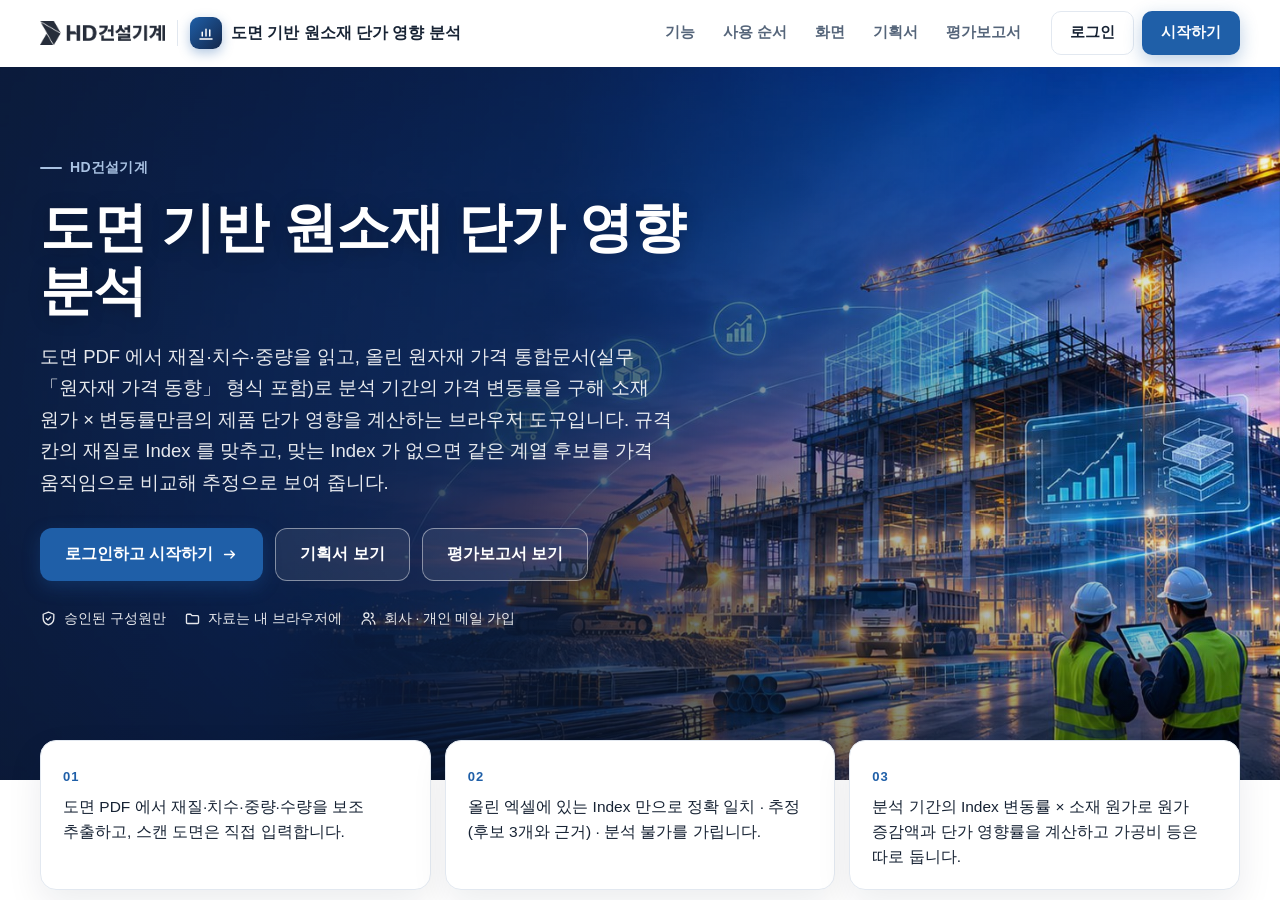
<file: index.html>
<!DOCTYPE html>
<html lang="ko">
<head>
<meta charset="UTF-8">
<meta name="viewport" content="width=device-width, initial-scale=1.0">
<title>원소재 가격 변동 · 제품 단가 영향 분석 — 도면 · 원자재 Index 기반</title>
<!-- seo-kit: 검색 · 공유 미리보기(주소를 옮기면 이 묶음의 주소를 내 주소로) -->
<link rel="canonical" href="https://build-2611-12.jobability.co.kr/">
<meta name="robots" content="index,follow">
<meta property="og:type" content="website">
<meta property="og:site_name" content="HD건설기계">
<meta property="og:title" content="HD건설기계 · 도면 기반 원소재 단가 영향 분석">
<meta property="og:description" content="도면 PDF 에서 재질·치수·중량을 읽고, 올린 원자재 가격 통합문서(실무 「원자재 가격 동향」 형식 포함)로 분석 기간의 가격 변동률을 구해 소재 원가 × 변동률만큼의 제품 단가 영향을 계산하는 브라우저 도구입니다. 규격 칸의 재질로 Index 를 맞추고, 맞는 Index 가 없으면">
<meta property="og:url" content="https://build-2611-12.jobability.co.kr/">
<meta property="og:image" content="https://build-2611-12.jobability.co.kr/og-image.png?v=2">
<meta property="og:image:secure_url" content="https://build-2611-12.jobability.co.kr/og-image.png?v=2">
<meta property="og:image:type" content="image/png">
<meta property="og:image:width" content="1200">
<meta property="og:image:height" content="630">
<meta property="og:image:alt" content="도면 기반 원소재 단가 영향 분석">
<meta property="og:locale" content="ko_KR">
<meta name="twitter:card" content="summary_large_image">
<meta name="twitter:title" content="HD건설기계 · 도면 기반 원소재 단가 영향 분석">
<meta name="twitter:description" content="도면 PDF 에서 재질·치수·중량을 읽고, 올린 원자재 가격 통합문서(실무 「원자재 가격 동향」 형식 포함)로 분석 기간의 가격 변동률을 구해 소재 원가 × 변동률만큼의 제품 단가 영향을 계산하는 브라우저 도구입니다. 규격 칸의 재질로 Index 를 맞추고, 맞는 Index 가 없으면">
<meta name="twitter:image" content="https://build-2611-12.jobability.co.kr/og-image.png?v=2">
<!-- /seo-kit -->
<meta name="description" content="도면 PDF 에서 재질·치수·중량을 읽고, 올린 원자재 가격 통합문서(실무 「원자재 가격 동향」 형식 포함)로 분석 기간의 가격 변동률을 구해 소재 원가 × 변동률만큼의 제품 단가 영향을 계산하는 브라우저 도구입니다. 규격 칸의 재질로 Index 를 맞추고, 맞는 Index 가 없으면 같은 계열 후보를 가격 움직임으로 비교해 추정으로 보여 줍니다.">
<link rel="icon" href="favicon.svg" type="image/svg+xml">
<link rel="stylesheet" href="css/style.css">
<link rel="stylesheet" href="css/app.css">
<!-- auth-kit: 로그인 전에는 도구 화면을 감춘다(js/auth.js 가 판정 뒤 푼다) -->
<script>document.documentElement.classList.add('auth-lock')</script>
<link rel="stylesheet" href="css/auth.css?v=2026-11-13.13">
<link rel="stylesheet" href="css/board.css?v=2026-11-13.13">
<link rel="stylesheet" href="css/kit-build.css?v=2026-11-13.13">
<!-- /auth-kit -->
</head>
<body>

<nav class="topnav" aria-label="주요 메뉴">
  <div class="topnav-inner">
    <a class="topnav-brand" href="index.html">원소재 단가 영향 분석 <small>build-2611-12 · 기획 양재현</small></a>
    <ul class="topnav-links">
      <li><a href="#s-draw">도면</a></li>
      <li><a href="#s-items">품목</a></li>
      <li><a href="#s-index">Index</a></li>
      <li><a href="#s-match">매칭</a></li>
      <li><a href="#s-result">결과</a></li>
      <li><a href="guide.html">사용법</a></li>
      <li><a href="plan.html">기획서</a></li>
    </ul>
  </div>
</nav>

<header class="hero"><div class="wrap">
  <div class="eyebrow">생성형 AI 업무자동화 전문가과정 · 2차수 · 프로젝트 12</div>
  <h1>도면 기반 원소재 가격 변동 · 제품 단가 영향 분석</h1>
  <p>도면에서 <b>재질·치수·중량</b>을 읽고, 올린 <b>원자재 Index 엑셀</b>로 분석 기간의 가격 변동률을 구해
     <b>소재 원가 × 변동률</b>만큼 제품 단가가 얼마나 움직였어야 하는지 계산합니다.
     맞는 Index 가 없으면 가격 움직임이 비슷한 후보를 <b>추정</b>으로 보여 줍니다.</p>
</div></header>

<main><div class="wrap">

<section id="s-draw" class="card">
  <h2 style="margin-top:0">1. 도면을 올리세요</h2>
  <p class="sub">글자로 된 PDF 는 재질·치수·중량·수량을 자동으로 찾아 「보조 추출」로 보여 줍니다. 스캔 도면은 아래 품목에서 재질과 중량을 직접 넣으세요.</p>
  <label class="drop" id="drop">
    <input type="file" id="file" accept=".pdf,application/pdf" multiple>
    <b>도면 PDF 를 끌어다 놓거나 눌러서 고르세요(여러 개 가능)</b>
    <span>파일은 서버로 올라가지 않습니다 · 도면은 외부 AI 로 보내지 않습니다 · 읽기와 계산은 이 브라우저 안에서만 합니다</span>
  </label>
  <div class="btnrow">
    <button class="btn primary" id="btn-sample">예제로 해보기</button>
    <button class="btn" id="btn-add">품목 직접 추가</button>
    <button class="btn" id="btn-sample-xlsx">예제 Index 통합문서 내려받기</button>
  </div>
  <p class="sub" style="margin-top:10px">예제 데이터는 실제 사내 데이터가 아닙니다 — 가짜 도면 3장(그중 1장은 글자 없는 스캔)과 가짜 원자재 가격 통합문서(시트 5장 · 2020-01~2026-10, 출처 「가상 자료」)입니다.
    예제 도면 PDF: <a href="samples/BRK-2611-A_bracket.pdf">BRK-2611-A</a> · <a href="samples/PIN-2611-B_pin.pdf">PIN-2611-B</a> · <a href="samples/BSH-2611-C_scan.pdf">BSH-2611-C(스캔)</a> · 예제 통합문서: <a href="samples/index-workbook_sample.xlsx">index-workbook_sample.xlsx</a></p>
  <div id="draw-status"></div>
  <div id="draws" class="draws"></div>
</section>

<section id="s-items" class="card" hidden>
  <h2 style="margin-top:0">2. 품목 · 단가 · 원가 구성</h2>
  <p class="sub">값 옆 꼬리표가 출처입니다 — <span class="src s-doc">도면에서 읽음</span> <span class="src s-input">직접 입력</span> <span class="src s-calc">계산</span> <span class="src s-assume">가정</span>.
    빈 칸으로 둔 수율·스크랩 회수율·절단 여유는 가정 기본값을 씁니다. 가공 여유는 소재 규격(가공 전 치수)에 넣어 적으세요.</p>
  <div id="items"></div>
</section>

<section id="s-index" class="card" hidden>
  <h2 style="margin-top:0">3. 원자재 Index 엑셀 · 분석 기간</h2>
  <p class="sub">엑셀에 있는 Index 만 씁니다. 인터넷 시세나 다른 가격은 쓰지 않습니다. 열마다 이름 · 단위 · 출처를 읽어 아래 표에 보여 줍니다. 역할(Index · 참고 계열 · 쓰지 않음)과 재질 계열을 확인하고 고치세요.
    단위가 비어 있는 숫자 열(전월 대비 증감률)과 분기 열은 Index 로 쓰지 않습니다.</p>
  <label class="drop slim" id="xdrop">
    <input type="file" id="xfile" accept=".xlsx,.xls,.csv">
    <b>Index 엑셀(.xlsx · .csv)을 끌어다 놓거나 눌러서 고르세요</b>
    <span>시트 여러 장을 한 번에 읽습니다 · 머리 블록(Item · 지역 · 기준 · 단위 · 규격 · 출처) 형식과 「날짜 열 + Index 열」 형식 모두 · 일·주 단위 값은 월평균</span>
  </label>
  <div class="form">
    <label>분석 시작월 <input type="month" id="p-start" value="2022-03"></label>
    <label>분석 종료월 <input type="month" id="p-end" value="2025-05"></label>
    <label>설명 허용 차이(기준 단가의 %) <input type="number" id="tol" value="1" min="0" step="0.5"></label>
  </div>
  <label class="chk"><input type="checkbox" id="fx" disabled> USD · RMB 단위 Index 를 같은 통합문서의 환율 시트로 원화 환산해 쓰기(선택 · 바꾼 값은 「계산」) </label>
  <div class="tablewrap" id="map"></div>
  <div id="index-err"></div>
  <div id="index-status"></div>
</section>

<section id="s-match" class="card" hidden>
  <h2 style="margin-top:0">4. 원소재 ↔ Index 매칭</h2>
  <p class="sub">재질 계열과 같은 Index 가 있으면 그것만 씁니다. 없으면 같은 계열 후보를 재질 유사도와 분석 기간의 가격 움직임(월간 변동률 상관)으로 비교해 보여 주고 <b>추정 — 담당자 확인</b>으로 표시합니다.
    유사 Index 는 실제 원소재 가격이 아니라 가격 변동을 추정하는 대체 지표입니다.</p>
  <div id="match"></div>
</section>

<section id="s-result" class="card" hidden>
  <h2 style="margin-top:0">5. 분석 결과</h2>
  <div id="summary"></div>
  <h3>기간별 원자재 가격 변동</h3>
  <div class="tablewrap" id="price"></div>
  <div class="charts two" id="trend"></div>
  <h3>제품 단가 영향</h3>
  <p class="sub">원가 증감액 = 제품당 소재 원가 × Index 변동률. 가공비·인건비·경비는 Index 영향을 받지 않는 별도 항목입니다.</p>
  <div class="tablewrap" id="impact"></div>
  <div class="charts wide" id="waterfall"></div>
  <h3>추가 검토가 필요한 항목</h3>
  <div id="review"></div>
</section>

<section id="s-out" class="card" hidden>
  <h2 style="margin-top:0">6. 엑셀 보고서 · AI(선택)</h2>
  <div class="btnrow">
    <button class="btn green" id="btn-export">엑셀 보고서 내려받기</button>
  </div>
  <p class="sub" style="margin-top:10px">시트: 도면별분석 · Index매칭 · 가격변동(분석 기간 월별 원자료 포함) · 단가영향 · 종합 · 근거가정</p>
  <details class="ai">
    <summary>AI 의견 받기(선택 — 없어도 모든 계산이 됩니다)</summary>
    <p class="sub">매칭 카드의 「AI 의견」 단추를 누르면 <b>담당자가 확인한 재질명과 엑셀의 Index 이름 목록만</b> 보냅니다. 도면·단가·Index 값은 보내지 않습니다. AI 답은 계산에 쓰지 않고 「AI 초안 — 검토 필요」로만 보여 줍니다.</p>
    <div class="form">
      <label>제공자 <select id="ai-prov"><option value="anthropic">Anthropic (claude-haiku-5-5)</option><option value="openai">OpenAI (gpt-4o-mini)</option></select></label>
      <label class="wide">API 키 <input type="password" id="ai-key" autocomplete="off" placeholder="키는 이 브라우저에만 저장됩니다"></label>
    </div>
  </details>
</section>

</div></main>

<footer><div class="wrap">
  생성형 AI 업무자동화 전문가과정 2차수 · 프로젝트 12 · 기획 양재현 ·
  예제 데이터는 실제 사내 데이터가 아닙니다.
</div></footer>

<script src="lib/xlsx.full.min.js"></script>
<script src="js/costidx.js"></script>
<script src="js/app.js"></script>
<!-- auth-kit: 로그인 · 사용 신청 · 승인 · 게시판(키트 정본 data10-00/kit/auth, 적용 build-2611-00/tools/kit) -->
<script src="vendor/supabase.js?v=2026-11-13.13"></script>
<script src="js/auth-config.js?v=2026-11-13.13"></script>
<script src="js/kit-build.js?v=2026-11-13.13"></script>
<script src="js/board.js?v=2026-11-13.13"></script>
<script src="js/auth.js?v=2026-11-13.13"></script>
<!-- /auth-kit -->
</body>
</html>
</file>
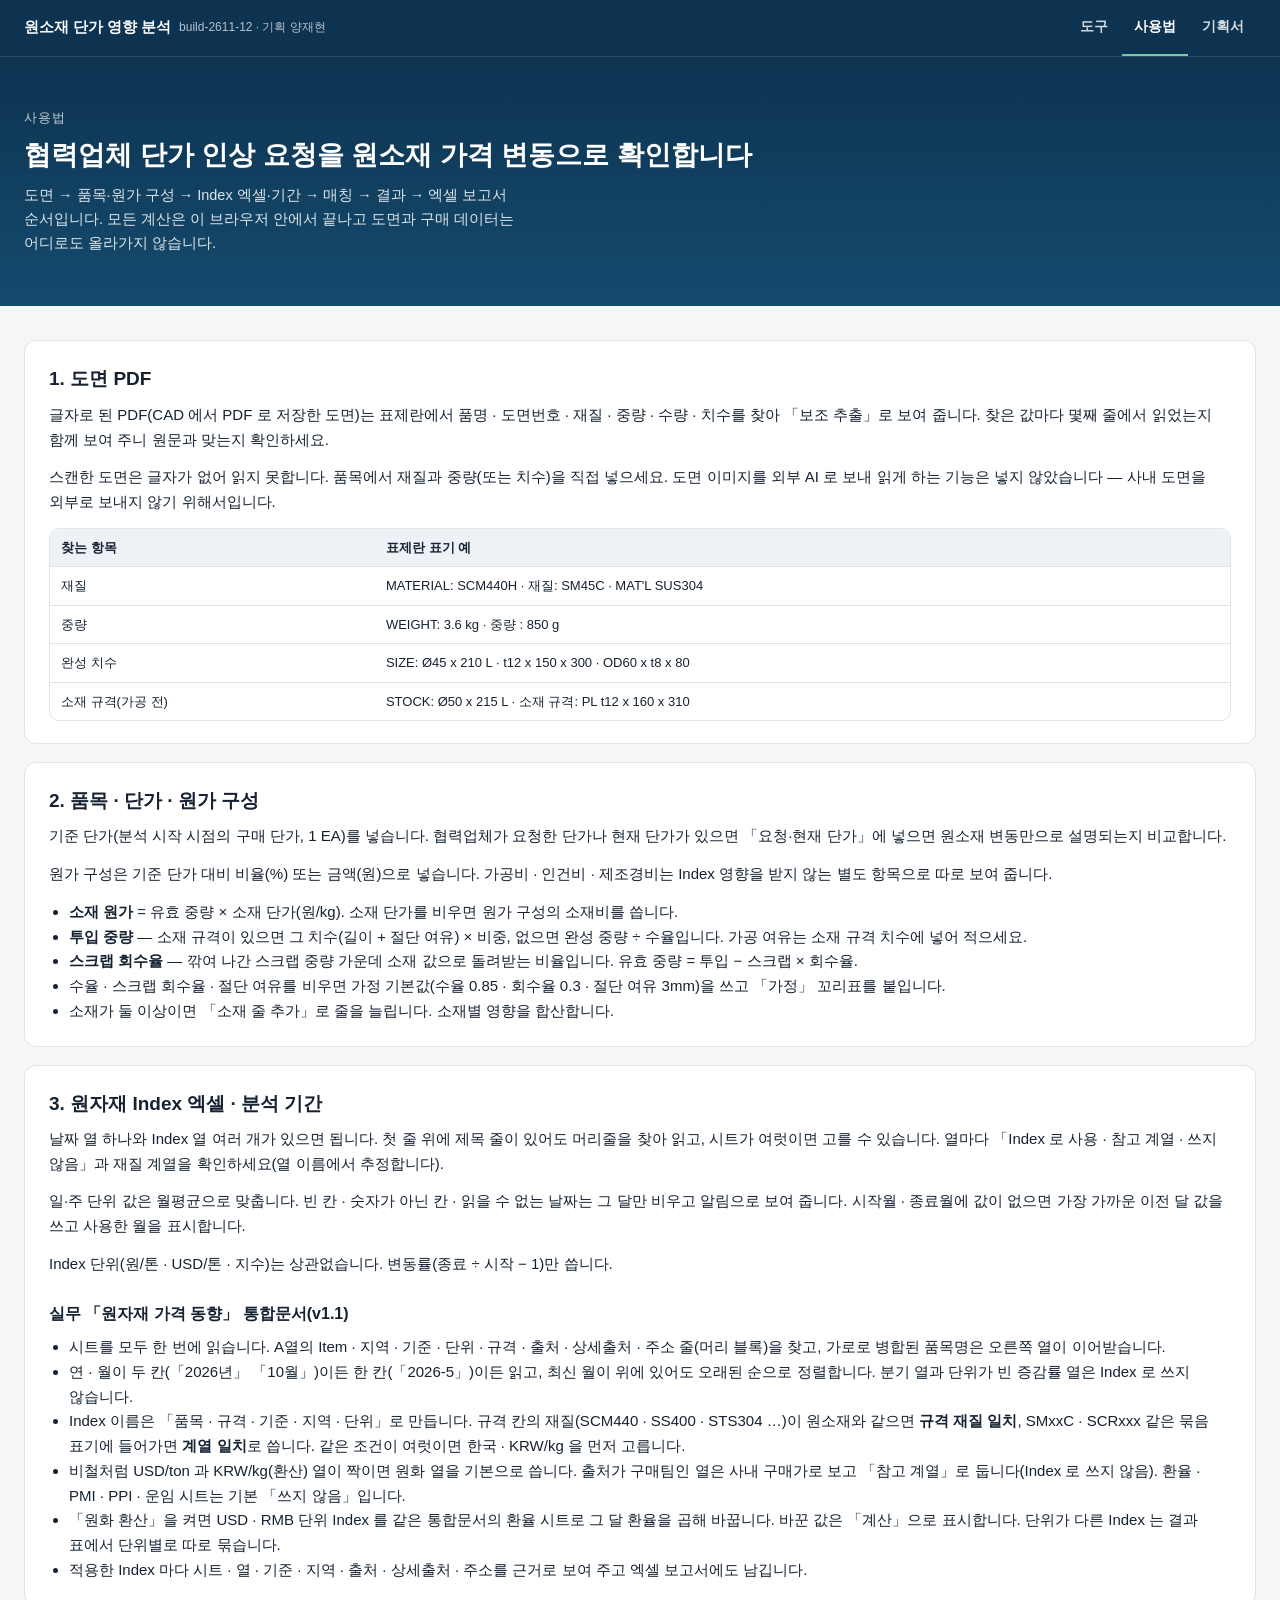
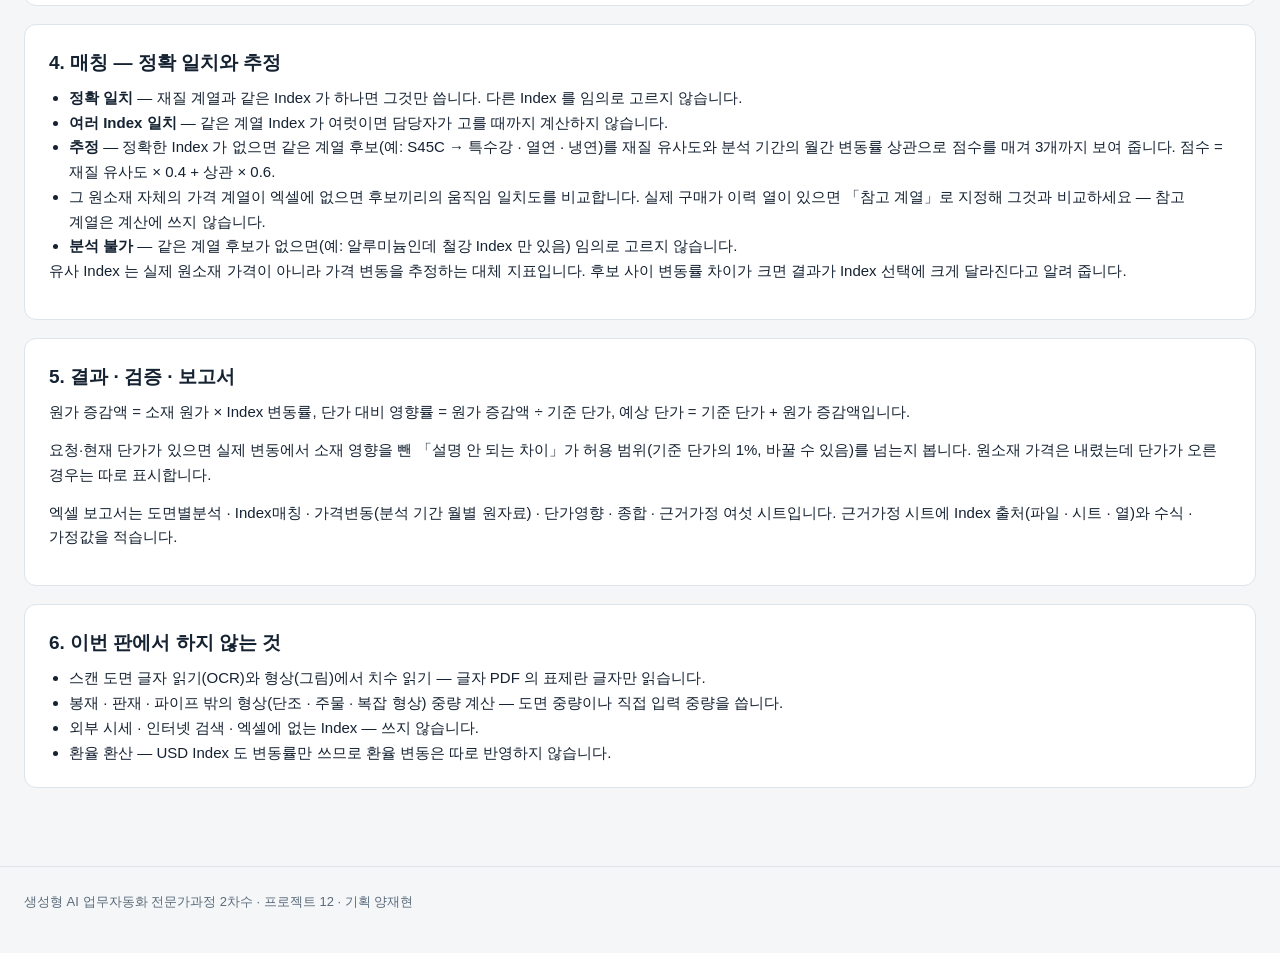
<file: guide.html>
<!DOCTYPE html>
<html lang="ko">
<head>
<meta charset="UTF-8">
<meta name="viewport" content="width=device-width, initial-scale=1.0">
<title>사용법 — 원소재 가격 변동 · 제품 단가 영향 분석</title>
<!-- seo-kit: 검색 · 공유 미리보기(주소를 옮기면 이 묶음의 주소를 내 주소로) -->
<link rel="canonical" href="https://build-2611-12.jobability.co.kr/guide.html">
<meta name="robots" content="index,follow">
<meta property="og:type" content="website">
<meta property="og:site_name" content="HD건설기계">
<meta property="og:title" content="사용법 — 원소재 가격 변동 · 제품 단가 영향 분석">
<meta property="og:description" content="도면 PDF 에서 재질·치수·중량을 읽고, 올린 원자재 가격 통합문서(실무 「원자재 가격 동향」 형식 포함)로 분석 기간의 가격 변동률을 구해 소재 원가 × 변동률만큼의 제품 단가 영향을 계산하는 브라우저 도구입니다. 규격 칸의 재질로 Index 를 맞추고, 맞는 Index 가 없으면">
<meta property="og:url" content="https://build-2611-12.jobability.co.kr/guide.html">
<meta property="og:image" content="https://build-2611-12.jobability.co.kr/og-image.png?v=2">
<meta property="og:image:secure_url" content="https://build-2611-12.jobability.co.kr/og-image.png?v=2">
<meta property="og:image:type" content="image/png">
<meta property="og:image:width" content="1200">
<meta property="og:image:height" content="630">
<meta property="og:image:alt" content="도면 기반 원소재 단가 영향 분석">
<meta property="og:locale" content="ko_KR">
<meta name="twitter:card" content="summary_large_image">
<meta name="twitter:title" content="사용법 — 원소재 가격 변동 · 제품 단가 영향 분석">
<meta name="twitter:description" content="도면 PDF 에서 재질·치수·중량을 읽고, 올린 원자재 가격 통합문서(실무 「원자재 가격 동향」 형식 포함)로 분석 기간의 가격 변동률을 구해 소재 원가 × 변동률만큼의 제품 단가 영향을 계산하는 브라우저 도구입니다. 규격 칸의 재질로 Index 를 맞추고, 맞는 Index 가 없으면">
<meta name="twitter:image" content="https://build-2611-12.jobability.co.kr/og-image.png?v=2">
<!-- /seo-kit -->
<link rel="icon" href="favicon.svg" type="image/svg+xml">
<link rel="stylesheet" href="css/style.css">
<link rel="stylesheet" href="css/app.css">
</head>
<body>
<nav class="topnav" aria-label="주요 메뉴">
  <div class="topnav-inner">
    <a class="topnav-brand" href="index.html">원소재 단가 영향 분석 <small>build-2611-12 · 기획 양재현</small></a>
    <ul class="topnav-links">
      <li><a href="index.html">도구</a></li>
      <li><a href="guide.html" class="active" aria-current="page">사용법</a></li>
      <li><a href="plan.html">기획서</a></li>
    </ul>
  </div>
</nav>
<header class="hero"><div class="wrap">
  <div class="eyebrow">사용법</div>
  <h1>협력업체 단가 인상 요청을 원소재 가격 변동으로 확인합니다</h1>
  <p>도면 → 품목·원가 구성 → Index 엑셀·기간 → 매칭 → 결과 → 엑셀 보고서 순서입니다.
  모든 계산은 이 브라우저 안에서 끝나고 도면과 구매 데이터는 어디로도 올라가지 않습니다.</p>
</div></header>
<main><div class="wrap">
<div class="card">
  <h2 style="margin-top:0">1. 도면 PDF</h2>
  <p>글자로 된 PDF(CAD 에서 PDF 로 저장한 도면)는 표제란에서 품명 · 도면번호 · 재질 · 중량 · 수량 · 치수를 찾아 「보조 추출」로 보여 줍니다.
  찾은 값마다 몇째 줄에서 읽었는지 함께 보여 주니 원문과 맞는지 확인하세요.</p>
  <p>스캔한 도면은 글자가 없어 읽지 못합니다. 품목에서 재질과 중량(또는 치수)을 직접 넣으세요.
  도면 이미지를 외부 AI 로 보내 읽게 하는 기능은 넣지 않았습니다 — 사내 도면을 외부로 보내지 않기 위해서입니다.</p>
  <div class="tablewrap"><table>
    <thead><tr><th>찾는 항목</th><th>표제란 표기 예</th></tr></thead>
    <tbody>
      <tr><td>재질</td><td>MATERIAL: SCM440H · 재질: SM45C · MAT'L SUS304</td></tr>
      <tr><td>중량</td><td>WEIGHT: 3.6 kg · 중량 : 850 g</td></tr>
      <tr><td>완성 치수</td><td>SIZE: Ø45 x 210 L · t12 x 150 x 300 · OD60 x t8 x 80</td></tr>
      <tr><td>소재 규격(가공 전)</td><td>STOCK: Ø50 x 215 L · 소재 규격: PL t12 x 160 x 310</td></tr>
    </tbody>
  </table></div>
</div>
<div class="card">
  <h2 style="margin-top:0">2. 품목 · 단가 · 원가 구성</h2>
  <p>기준 단가(분석 시작 시점의 구매 단가, 1 EA)를 넣습니다. 협력업체가 요청한 단가나 현재 단가가 있으면 「요청·현재 단가」에 넣으면 원소재 변동만으로 설명되는지 비교합니다.</p>
  <p>원가 구성은 기준 단가 대비 비율(%) 또는 금액(원)으로 넣습니다. 가공비 · 인건비 · 제조경비는 Index 영향을 받지 않는 별도 항목으로 따로 보여 줍니다.</p>
  <ul style="margin-left:20px">
    <li><b>소재 원가</b> = 유효 중량 × 소재 단가(원/kg). 소재 단가를 비우면 원가 구성의 소재비를 씁니다.</li>
    <li><b>투입 중량</b> — 소재 규격이 있으면 그 치수(길이 + 절단 여유) × 비중, 없으면 완성 중량 ÷ 수율입니다. 가공 여유는 소재 규격 치수에 넣어 적으세요.</li>
    <li><b>스크랩 회수율</b> — 깎여 나간 스크랩 중량 가운데 소재 값으로 돌려받는 비율입니다. 유효 중량 = 투입 − 스크랩 × 회수율.</li>
    <li>수율 · 스크랩 회수율 · 절단 여유를 비우면 가정 기본값(수율 0.85 · 회수율 0.3 · 절단 여유 3mm)을 쓰고 「가정」 꼬리표를 붙입니다.</li>
    <li>소재가 둘 이상이면 「소재 줄 추가」로 줄을 늘립니다. 소재별 영향을 합산합니다.</li>
  </ul>
</div>
<div class="card">
  <h2 style="margin-top:0">3. 원자재 Index 엑셀 · 분석 기간</h2>
  <p>날짜 열 하나와 Index 열 여러 개가 있으면 됩니다. 첫 줄 위에 제목 줄이 있어도 머리줄을 찾아 읽고, 시트가 여럿이면 고를 수 있습니다.
  열마다 「Index 로 사용 · 참고 계열 · 쓰지 않음」과 재질 계열을 확인하세요(열 이름에서 추정합니다).</p>
  <p>일·주 단위 값은 월평균으로 맞춥니다. 빈 칸 · 숫자가 아닌 칸 · 읽을 수 없는 날짜는 그 달만 비우고 알림으로 보여 줍니다.
  시작월 · 종료월에 값이 없으면 가장 가까운 이전 달 값을 쓰고 사용한 월을 표시합니다.</p>
  <p>Index 단위(원/톤 · USD/톤 · 지수)는 상관없습니다. 변동률(종료 ÷ 시작 − 1)만 씁니다.</p>
  <h3>실무 「원자재 가격 동향」 통합문서(v1.1)</h3>
  <ul style="margin-left:20px">
    <li>시트를 모두 한 번에 읽습니다. A열의 Item · 지역 · 기준 · 단위 · 규격 · 출처 · 상세출처 · 주소 줄(머리 블록)을 찾고, 가로로 병합된 품목명은 오른쪽 열이 이어받습니다.</li>
    <li>연 · 월이 두 칸(「2026년」 「10월」)이든 한 칸(「2026-5」)이든 읽고, 최신 월이 위에 있어도 오래된 순으로 정렬합니다. 분기 열과 단위가 빈 증감률 열은 Index 로 쓰지 않습니다.</li>
    <li>Index 이름은 「품목 · 규격 · 기준 · 지역 · 단위」로 만듭니다. 규격 칸의 재질(SCM440 · SS400 · STS304 …)이 원소재와 같으면 <b>규격 재질 일치</b>, SMxxC · SCRxxx 같은 묶음 표기에 들어가면 <b>계열 일치</b>로 씁니다. 같은 조건이 여럿이면 한국 · KRW/kg 을 먼저 고릅니다.</li>
    <li>비철처럼 USD/ton 과 KRW/kg(환산) 열이 짝이면 원화 열을 기본으로 씁니다. 출처가 구매팀인 열은 사내 구매가로 보고 「참고 계열」로 둡니다(Index 로 쓰지 않음). 환율 · PMI · PPI · 운임 시트는 기본 「쓰지 않음」입니다.</li>
    <li>「원화 환산」을 켜면 USD · RMB 단위 Index 를 같은 통합문서의 환율 시트로 그 달 환율을 곱해 바꿉니다. 바꾼 값은 「계산」으로 표시합니다. 단위가 다른 Index 는 결과 표에서 단위별로 따로 묶습니다.</li>
    <li>적용한 Index 마다 시트 · 열 · 기준 · 지역 · 출처 · 상세출처 · 주소를 근거로 보여 주고 엑셀 보고서에도 남깁니다.</li>
  </ul>
</div>
<div class="card">
  <h2 style="margin-top:0">4. 매칭 — 정확 일치와 추정</h2>
  <ul style="margin-left:20px">
    <li><b>정확 일치</b> — 재질 계열과 같은 Index 가 하나면 그것만 씁니다. 다른 Index 를 임의로 고르지 않습니다.</li>
    <li><b>여러 Index 일치</b> — 같은 계열 Index 가 여럿이면 담당자가 고를 때까지 계산하지 않습니다.</li>
    <li><b>추정</b> — 정확한 Index 가 없으면 같은 계열 후보(예: S45C → 특수강 · 열연 · 냉연)를 재질 유사도와 분석 기간의 월간 변동률 상관으로 점수를 매겨 3개까지 보여 줍니다. 점수 = 재질 유사도 × 0.4 + 상관 × 0.6.</li>
    <li>그 원소재 자체의 가격 계열이 엑셀에 없으면 후보끼리의 움직임 일치도를 비교합니다. 실제 구매가 이력 열이 있으면 「참고 계열」로 지정해 그것과 비교하세요 — 참고 계열은 계산에 쓰지 않습니다.</li>
    <li><b>분석 불가</b> — 같은 계열 후보가 없으면(예: 알루미늄인데 철강 Index 만 있음) 임의로 고르지 않습니다.</li>
  </ul>
  <p>유사 Index 는 실제 원소재 가격이 아니라 가격 변동을 추정하는 대체 지표입니다. 후보 사이 변동률 차이가 크면 결과가 Index 선택에 크게 달라진다고 알려 줍니다.</p>
</div>
<div class="card">
  <h2 style="margin-top:0">5. 결과 · 검증 · 보고서</h2>
  <p>원가 증감액 = 소재 원가 × Index 변동률, 단가 대비 영향률 = 원가 증감액 ÷ 기준 단가, 예상 단가 = 기준 단가 + 원가 증감액입니다.</p>
  <p>요청·현재 단가가 있으면 실제 변동에서 소재 영향을 뺀 「설명 안 되는 차이」가 허용 범위(기준 단가의 1%, 바꿀 수 있음)를 넘는지 봅니다.
  원소재 가격은 내렸는데 단가가 오른 경우는 따로 표시합니다.</p>
  <p>엑셀 보고서는 도면별분석 · Index매칭 · 가격변동(분석 기간 월별 원자료) · 단가영향 · 종합 · 근거가정 여섯 시트입니다. 근거가정 시트에 Index 출처(파일 · 시트 · 열)와 수식 · 가정값을 적습니다.</p>
</div>
<div class="card">
  <h2 style="margin-top:0">6. 이번 판에서 하지 않는 것</h2>
  <ul style="margin-left:20px">
    <li>스캔 도면 글자 읽기(OCR)와 형상(그림)에서 치수 읽기 — 글자 PDF 의 표제란 글자만 읽습니다.</li>
    <li>봉재 · 판재 · 파이프 밖의 형상(단조 · 주물 · 복잡 형상) 중량 계산 — 도면 중량이나 직접 입력 중량을 씁니다.</li>
    <li>외부 시세 · 인터넷 검색 · 엑셀에 없는 Index — 쓰지 않습니다.</li>
    <li>환율 환산 — USD Index 도 변동률만 쓰므로 환율 변동은 따로 반영하지 않습니다.</li>
  </ul>
</div>
</div></main>
<footer><div class="wrap">생성형 AI 업무자동화 전문가과정 2차수 · 프로젝트 12 · 기획 양재현</div></footer>
</body>
</html>
</file>
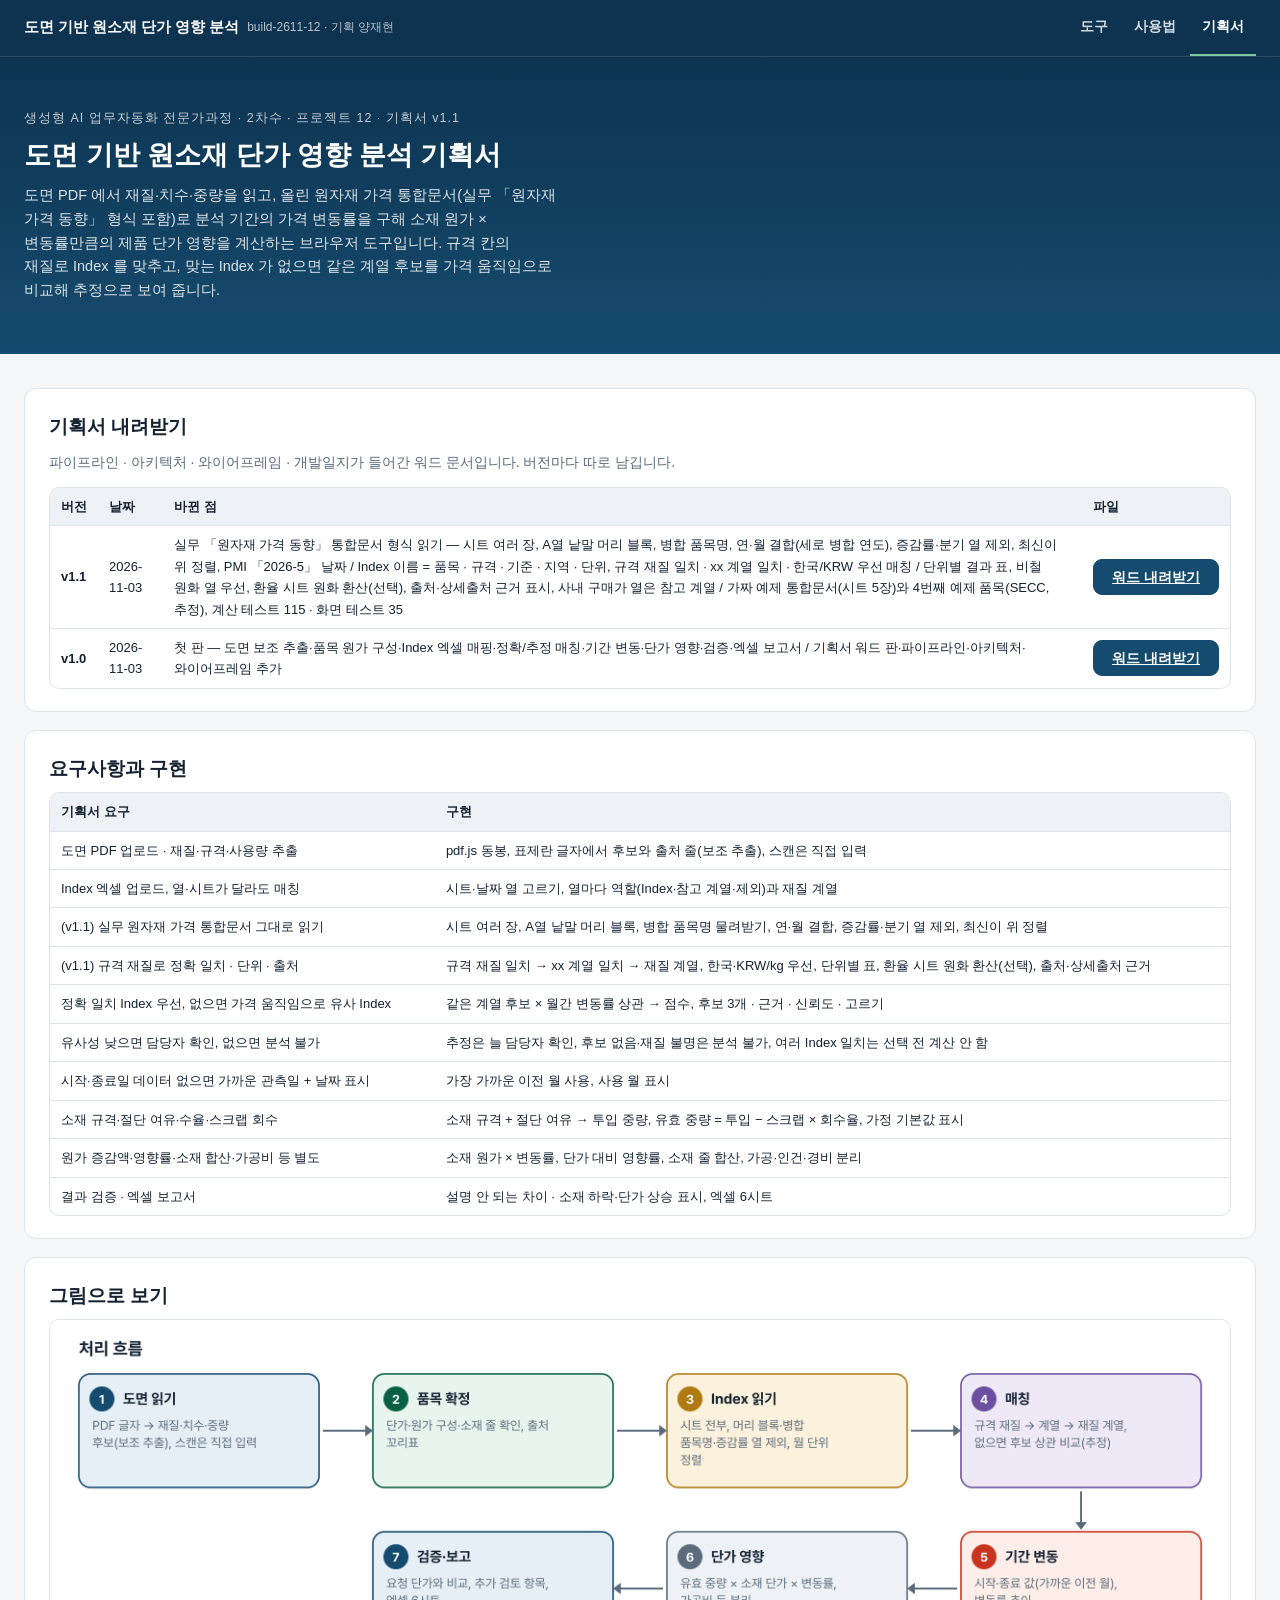
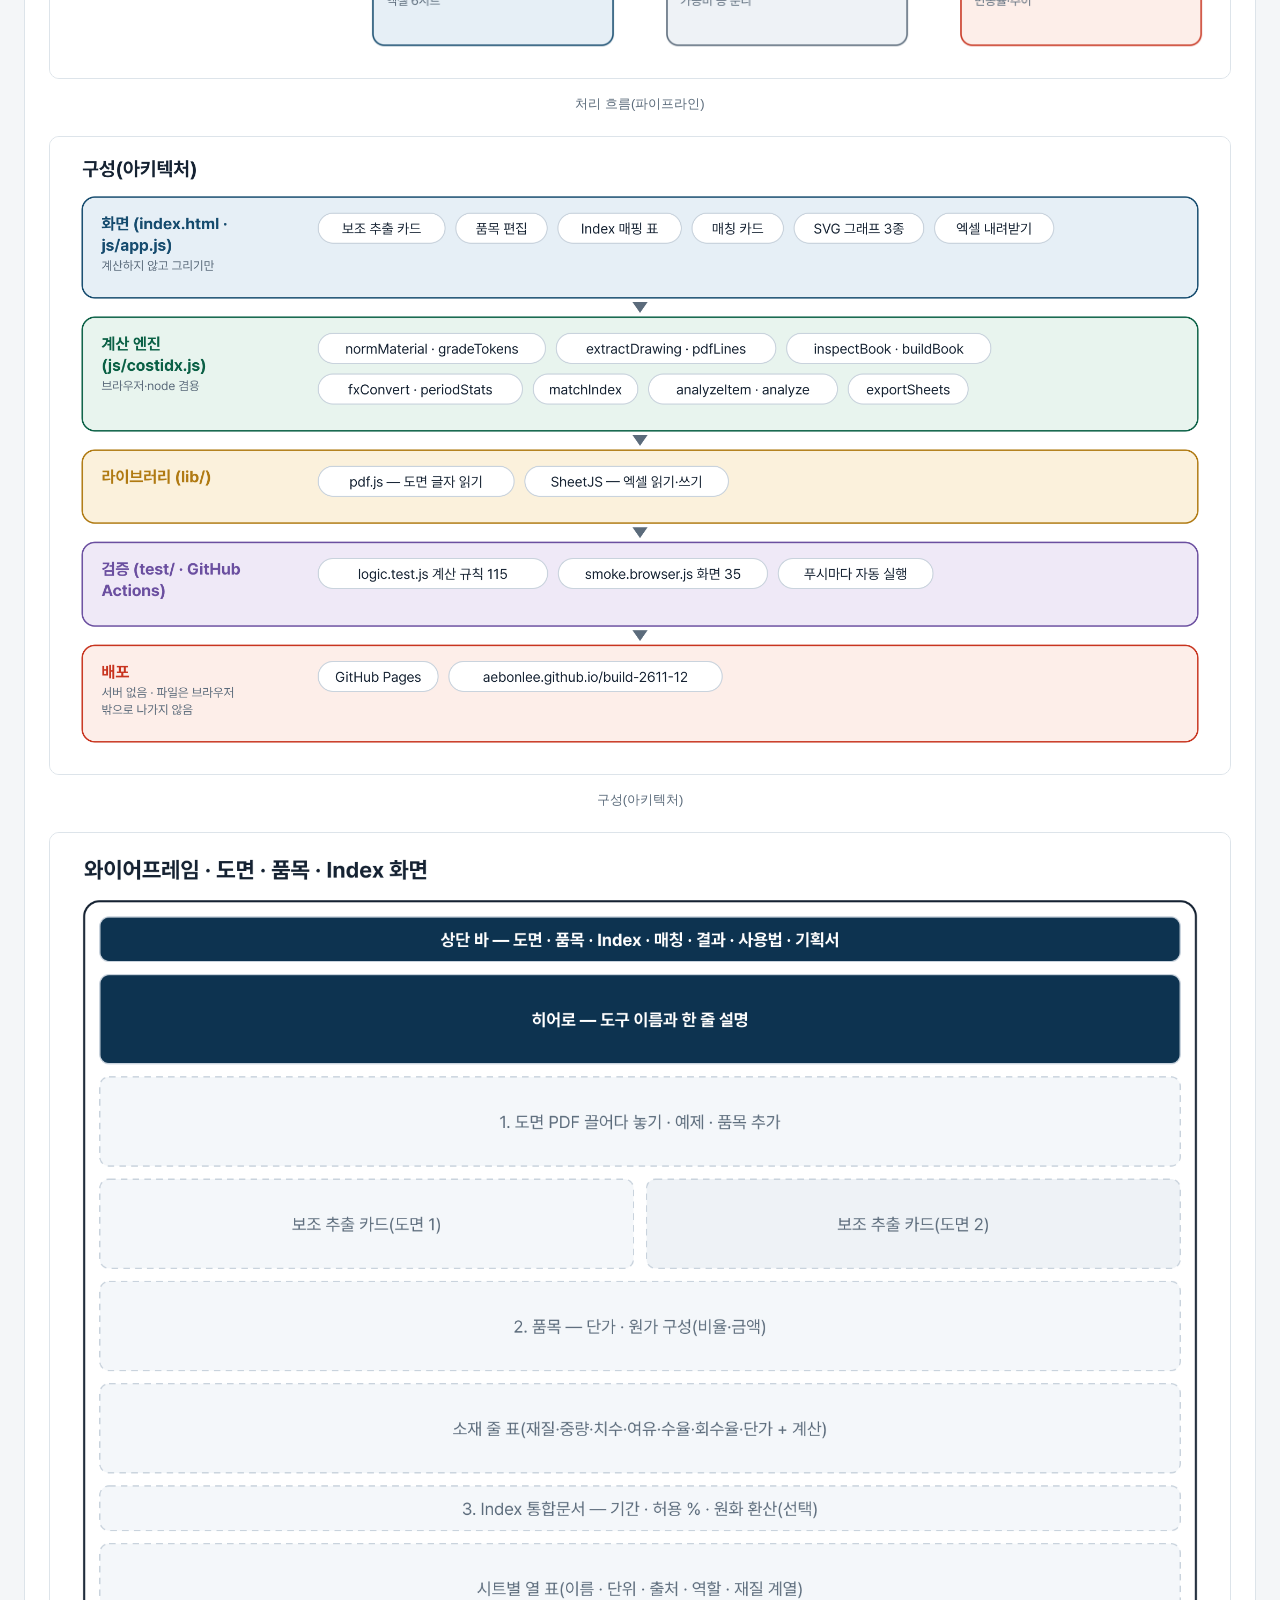
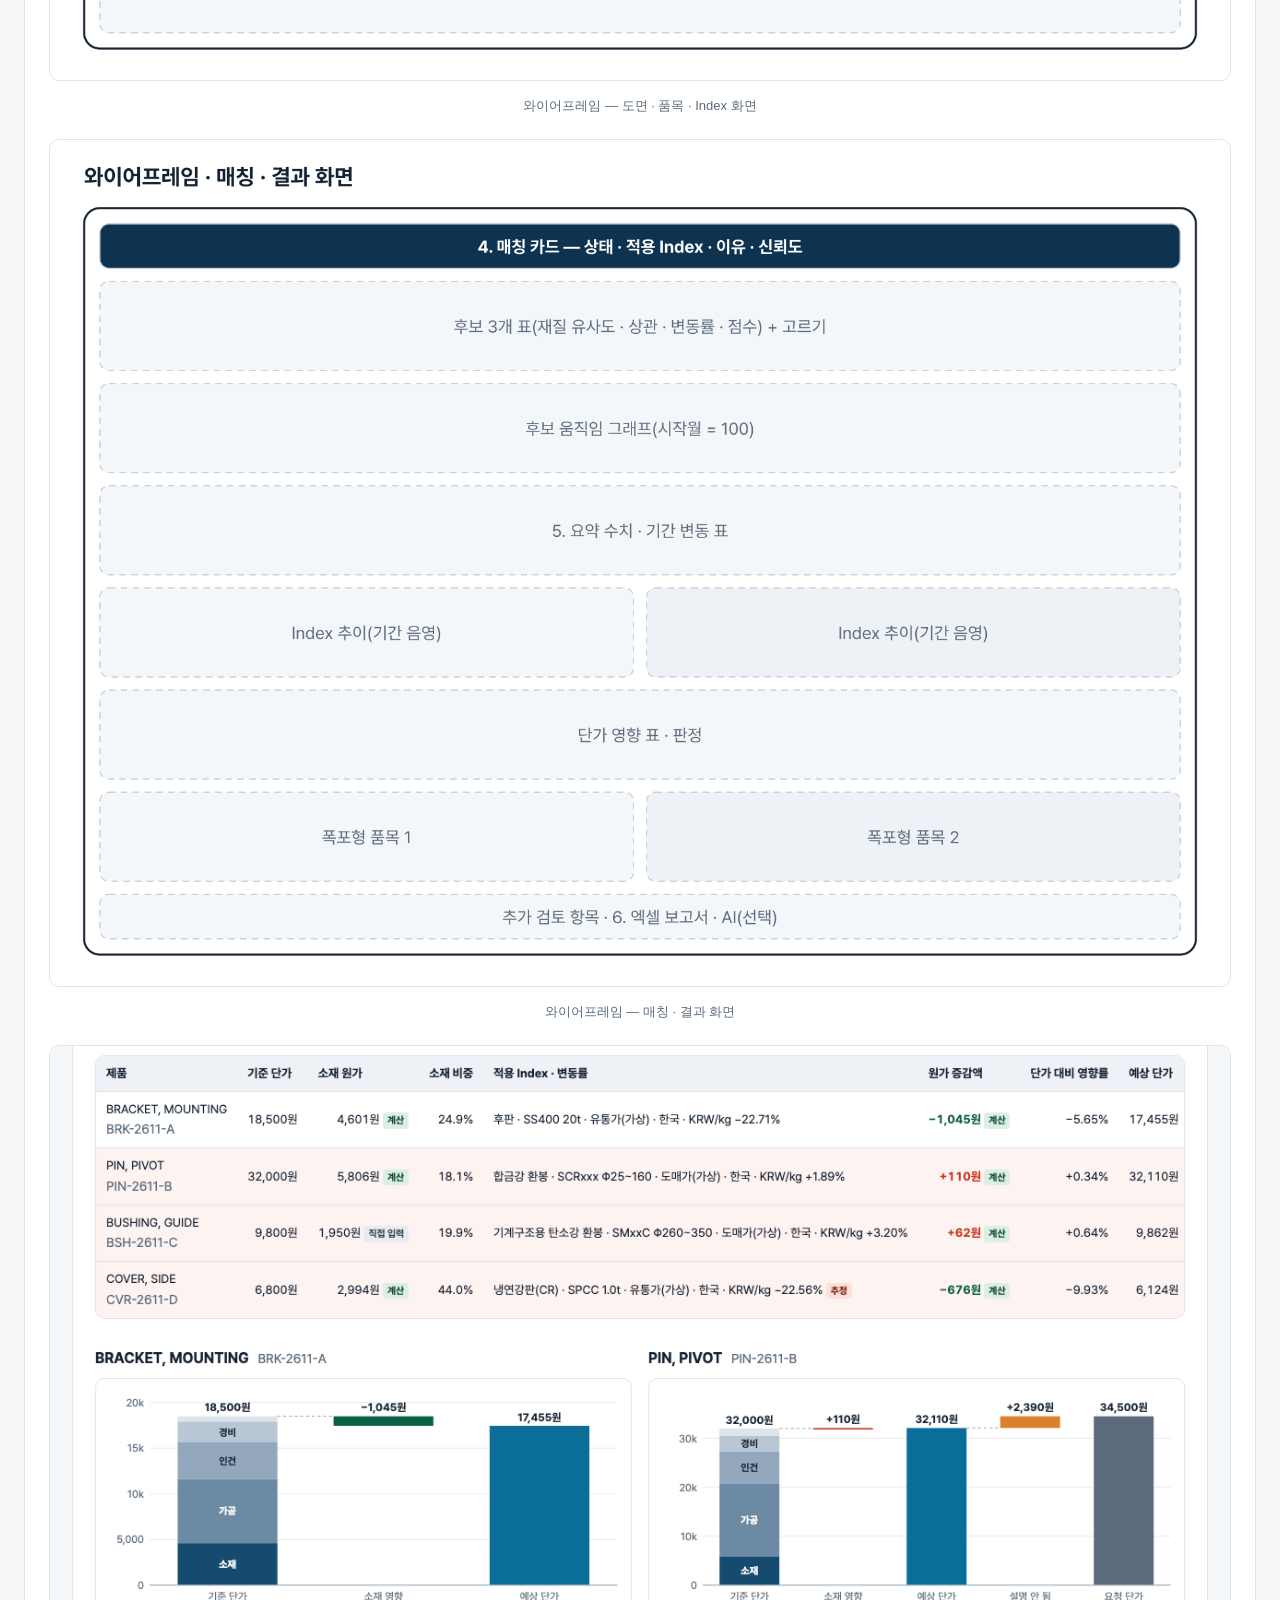
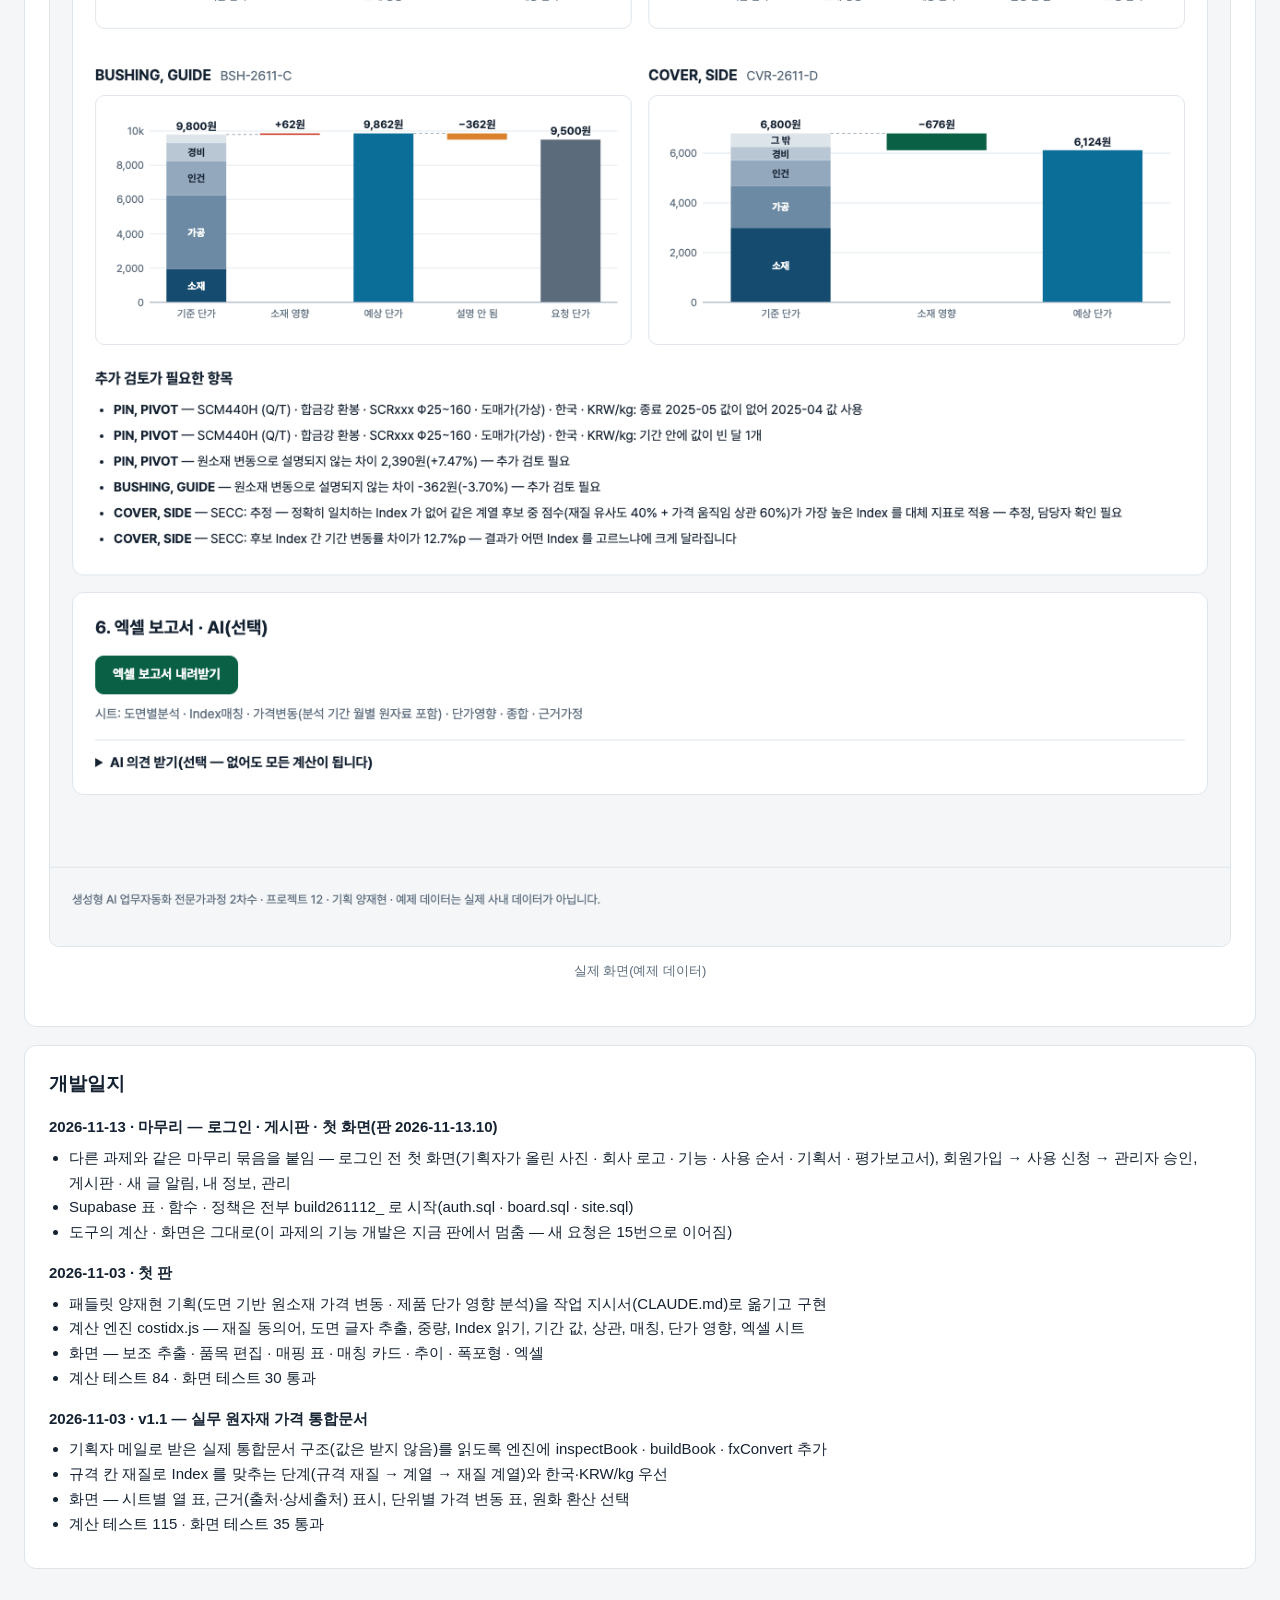
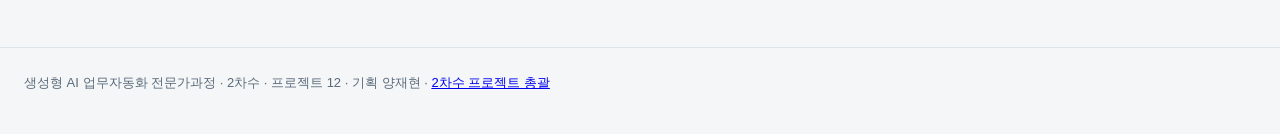
<file: plan.html>
<!DOCTYPE html>
<html lang="ko">
<head>
<meta charset="UTF-8">
<meta name="viewport" content="width=device-width, initial-scale=1.0">
<title>기획서 — 도면 기반 원소재 단가 영향 분석</title>
<!-- seo-kit: 검색 · 공유 미리보기(주소를 옮기면 이 묶음의 주소를 내 주소로) -->
<link rel="canonical" href="https://build-2611-12.jobability.co.kr/plan.html">
<meta name="robots" content="index,follow">
<meta property="og:type" content="website">
<meta property="og:site_name" content="HD건설기계">
<meta property="og:title" content="기획서 — 도면 기반 원소재 단가 영향 분석">
<meta property="og:description" content="도면 PDF 에서 재질·치수·중량을 읽고, 올린 원자재 가격 통합문서(실무 「원자재 가격 동향」 형식 포함)로 분석 기간의 가격 변동률을 구해 소재 원가 × 변동률만큼의 제품 단가 영향을 계산하는 브라우저 도구입니다. 규격 칸의 재질로 Index 를 맞추고, 맞는 Index 가 없으면">
<meta property="og:url" content="https://build-2611-12.jobability.co.kr/plan.html">
<meta property="og:image" content="https://build-2611-12.jobability.co.kr/og-image.png?v=2">
<meta property="og:image:secure_url" content="https://build-2611-12.jobability.co.kr/og-image.png?v=2">
<meta property="og:image:type" content="image/png">
<meta property="og:image:width" content="1200">
<meta property="og:image:height" content="630">
<meta property="og:image:alt" content="도면 기반 원소재 단가 영향 분석">
<meta property="og:locale" content="ko_KR">
<meta name="twitter:card" content="summary_large_image">
<meta name="twitter:title" content="기획서 — 도면 기반 원소재 단가 영향 분석">
<meta name="twitter:description" content="도면 PDF 에서 재질·치수·중량을 읽고, 올린 원자재 가격 통합문서(실무 「원자재 가격 동향」 형식 포함)로 분석 기간의 가격 변동률을 구해 소재 원가 × 변동률만큼의 제품 단가 영향을 계산하는 브라우저 도구입니다. 규격 칸의 재질로 Index 를 맞추고, 맞는 Index 가 없으면">
<meta name="twitter:image" content="https://build-2611-12.jobability.co.kr/og-image.png?v=2">
<!-- /seo-kit -->
<link rel="icon" href="favicon.svg" type="image/svg+xml">
<link rel="stylesheet" href="css/style.css">
<style>
.plan-figs figure{margin:0 0 22px;} .plan-figs img{width:100%;height:auto;border:1px solid var(--line);border-radius:10px;background:#fff;}
.plan-figs figcaption{font-size:13px;color:var(--sub);text-align:center;margin-top:6px;}
.plan td{white-space:normal;} .plan td .btn{min-height:36px;white-space:nowrap;}
h3{font-size:15px;margin:16px 0 6px;} main ul{margin:0 0 10px 20px;}
</style>
</head>
<body>
<nav class="topnav" aria-label="주요 메뉴">
  <div class="topnav-inner">
    <a class="topnav-brand" href="index.html">도면 기반 원소재 단가 영향 분석 <small>build-2611-12 · 기획 양재현</small></a>
    <ul class="topnav-links">
      <li><a href="index.html">도구</a></li>
      <li><a href="guide.html">사용법</a></li>
      <li><a href="plan.html" class="active" aria-current="page">기획서</a></li>
    </ul>
  </div>
</nav>
<header class="hero"><div class="wrap">
  <div class="eyebrow">생성형 AI 업무자동화 전문가과정 · 2차수 · 프로젝트 12 · 기획서 v1.1</div>
  <h1>도면 기반 원소재 단가 영향 분석 기획서</h1>
  <p>도면 PDF 에서 재질·치수·중량을 읽고, 올린 원자재 가격 통합문서(실무 「원자재 가격 동향」 형식 포함)로 분석 기간의 가격 변동률을 구해 소재 원가 × 변동률만큼의 제품 단가 영향을 계산하는 브라우저 도구입니다. 규격 칸의 재질로 Index 를 맞추고, 맞는 Index 가 없으면 같은 계열 후보를 가격 움직임으로 비교해 추정으로 보여 줍니다.</p>
</div></header>
<main><div class="wrap">
<div class="card">
  <h2 style="margin-top:0">기획서 내려받기</h2>
  <p class="sub">파이프라인 · 아키텍처 · 와이어프레임 · 개발일지가 들어간 워드 문서입니다. 버전마다 따로 남깁니다.</p>
  <div class="tablewrap plan"><table><thead><tr><th>버전</th><th>날짜</th><th>바뀐 점</th><th>파일</th></tr></thead><tbody><tr><td><b>v1.1</b></td><td>2026-11-03</td><td>실무 「원자재 가격 동향」 통합문서 형식 읽기 — 시트 여러 장, A열 낱말 머리 블록, 병합 품목명, 연·월 결합(세로 병합 연도), 증감률·분기 열 제외, 최신이 위 정렬, PMI 「2026-5」 날짜 / Index 이름 = 품목 · 규격 · 기준 · 지역 · 단위, 규격 재질 일치 · xx 계열 일치 · 한국/KRW 우선 매칭 / 단위별 결과 표, 비철 원화 열 우선, 환율 시트 원화 환산(선택), 출처·상세출처 근거 표시, 사내 구매가 열은 참고 계열 / 가짜 예제 통합문서(시트 5장)와 4번째 예제 품목(SECC, 추정), 계산 테스트 115 · 화면 테스트 35</td><td><a class="btn primary" href="docs/기획서/build-2611-12_양재현_도면기반원소재단가영향분석_기획서_v1.1.docx" download>워드 내려받기</a></td></tr><tr><td><b>v1.0</b></td><td>2026-11-03</td><td>첫 판 — 도면 보조 추출·품목 원가 구성·Index 엑셀 매핑·정확/추정 매칭·기간 변동·단가 영향·검증·엑셀 보고서 / 기획서 워드 판·파이프라인·아키텍처·와이어프레임 추가</td><td><a class="btn primary" href="docs/기획서/build-2611-12_양재현_도면기반원소재단가영향분석_기획서_v1.0.docx" download>워드 내려받기</a></td></tr></tbody></table></div>
</div>
<div class="card plan">
  <h2 style="margin-top:0">요구사항과 구현</h2>
  <div class="tablewrap"><table><thead><tr><th>기획서 요구</th><th>구현</th></tr></thead><tbody><tr><td>도면 PDF 업로드 · 재질·규격·사용량 추출</td><td>pdf.js 동봉, 표제란 글자에서 후보와 출처 줄(보조 추출), 스캔은 직접 입력</td></tr><tr><td>Index 엑셀 업로드, 열·시트가 달라도 매칭</td><td>시트·날짜 열 고르기, 열마다 역할(Index·참고 계열·제외)과 재질 계열</td></tr><tr><td>(v1.1) 실무 원자재 가격 통합문서 그대로 읽기</td><td>시트 여러 장, A열 낱말 머리 블록, 병합 품목명 물려받기, 연·월 결합, 증감률·분기 열 제외, 최신이 위 정렬</td></tr><tr><td>(v1.1) 규격 재질로 정확 일치 · 단위 · 출처</td><td>규격 재질 일치 → xx 계열 일치 → 재질 계열, 한국·KRW/kg 우선, 단위별 표, 환율 시트 원화 환산(선택), 출처·상세출처 근거</td></tr><tr><td>정확 일치 Index 우선, 없으면 가격 움직임으로 유사 Index</td><td>같은 계열 후보 × 월간 변동률 상관 → 점수, 후보 3개 · 근거 · 신뢰도 · 고르기</td></tr><tr><td>유사성 낮으면 담당자 확인, 없으면 분석 불가</td><td>추정은 늘 담당자 확인, 후보 없음·재질 불명은 분석 불가, 여러 Index 일치는 선택 전 계산 안 함</td></tr><tr><td>시작·종료일 데이터 없으면 가까운 관측일 + 날짜 표시</td><td>가장 가까운 이전 월 사용, 사용 월 표시</td></tr><tr><td>소재 규격·절단 여유·수율·스크랩 회수</td><td>소재 규격 + 절단 여유 → 투입 중량, 유효 중량 = 투입 − 스크랩 × 회수율, 가정 기본값 표시</td></tr><tr><td>원가 증감액·영향률·소재 합산·가공비 등 별도</td><td>소재 원가 × 변동률, 단가 대비 영향률, 소재 줄 합산, 가공·인건·경비 분리</td></tr><tr><td>결과 검증 · 엑셀 보고서</td><td>설명 안 되는 차이 · 소재 하락·단가 상승 표시, 엑셀 6시트</td></tr></tbody></table></div>
</div>
<div class="card plan-figs"><h2 style="margin-top:0">그림으로 보기</h2><figure><img src="docs/img/pipeline.png" alt="처리 흐름(파이프라인)" loading="lazy"><figcaption>처리 흐름(파이프라인)</figcaption></figure><figure><img src="docs/img/architecture.png" alt="구성(아키텍처)" loading="lazy"><figcaption>구성(아키텍처)</figcaption></figure><figure><img src="docs/img/wireframe-1.png" alt="와이어프레임 — 도면 · 품목 · Index 화면" loading="lazy"><figcaption>와이어프레임 — 도면 · 품목 · Index 화면</figcaption></figure><figure><img src="docs/img/wireframe-2.png" alt="와이어프레임 — 매칭 · 결과 화면" loading="lazy"><figcaption>와이어프레임 — 매칭 · 결과 화면</figcaption></figure><figure><img src="docs/img/screen.png" alt="실제 화면(예제 데이터)" loading="lazy"><figcaption>실제 화면(예제 데이터)</figcaption></figure></div>
<div class="card"><h2 style="margin-top:0">개발일지</h2><h3>2026-11-13 · 마무리 — 로그인 · 게시판 · 첫 화면(판 2026-11-13.10)</h3><ul><li>다른 과제와 같은 마무리 묶음을 붙임 — 로그인 전 첫 화면(기획자가 올린 사진 · 회사 로고 · 기능 · 사용 순서 · 기획서 · 평가보고서), 회원가입 → 사용 신청 → 관리자 승인, 게시판 · 새 글 알림, 내 정보, 관리</li><li>Supabase 표 · 함수 · 정책은 전부 build261112_ 로 시작(auth.sql · board.sql · site.sql)</li><li>도구의 계산 · 화면은 그대로(이 과제의 기능 개발은 지금 판에서 멈춤 — 새 요청은 15번으로 이어짐)</li></ul><h3>2026-11-03 · 첫 판</h3><ul><li>패들릿 양재현 기획(도면 기반 원소재 가격 변동 · 제품 단가 영향 분석)을 작업 지시서(CLAUDE.md)로 옮기고 구현</li><li>계산 엔진 costidx.js — 재질 동의어, 도면 글자 추출, 중량, Index 읽기, 기간 값, 상관, 매칭, 단가 영향, 엑셀 시트</li><li>화면 — 보조 추출 · 품목 편집 · 매핑 표 · 매칭 카드 · 추이 · 폭포형 · 엑셀</li><li>계산 테스트 84 · 화면 테스트 30 통과</li></ul><h3>2026-11-03 · v1.1 — 실무 원자재 가격 통합문서</h3><ul><li>기획자 메일로 받은 실제 통합문서 구조(값은 받지 않음)를 읽도록 엔진에 inspectBook · buildBook · fxConvert 추가</li><li>규격 칸 재질로 Index 를 맞추는 단계(규격 재질 → 계열 → 재질 계열)와 한국·KRW/kg 우선</li><li>화면 — 시트별 열 표, 근거(출처·상세출처) 표시, 단위별 가격 변동 표, 원화 환산 선택</li><li>계산 테스트 115 · 화면 테스트 35 통과</li></ul></div>
</div></main>
<footer><div class="wrap">생성형 AI 업무자동화 전문가과정 · 2차수 · 프로젝트 12 · 기획 양재현 · <a href="https://build-2611-00.jobability.co.kr/">2차수 프로젝트 총괄</a></div></footer>
</body>
</html>
</file>
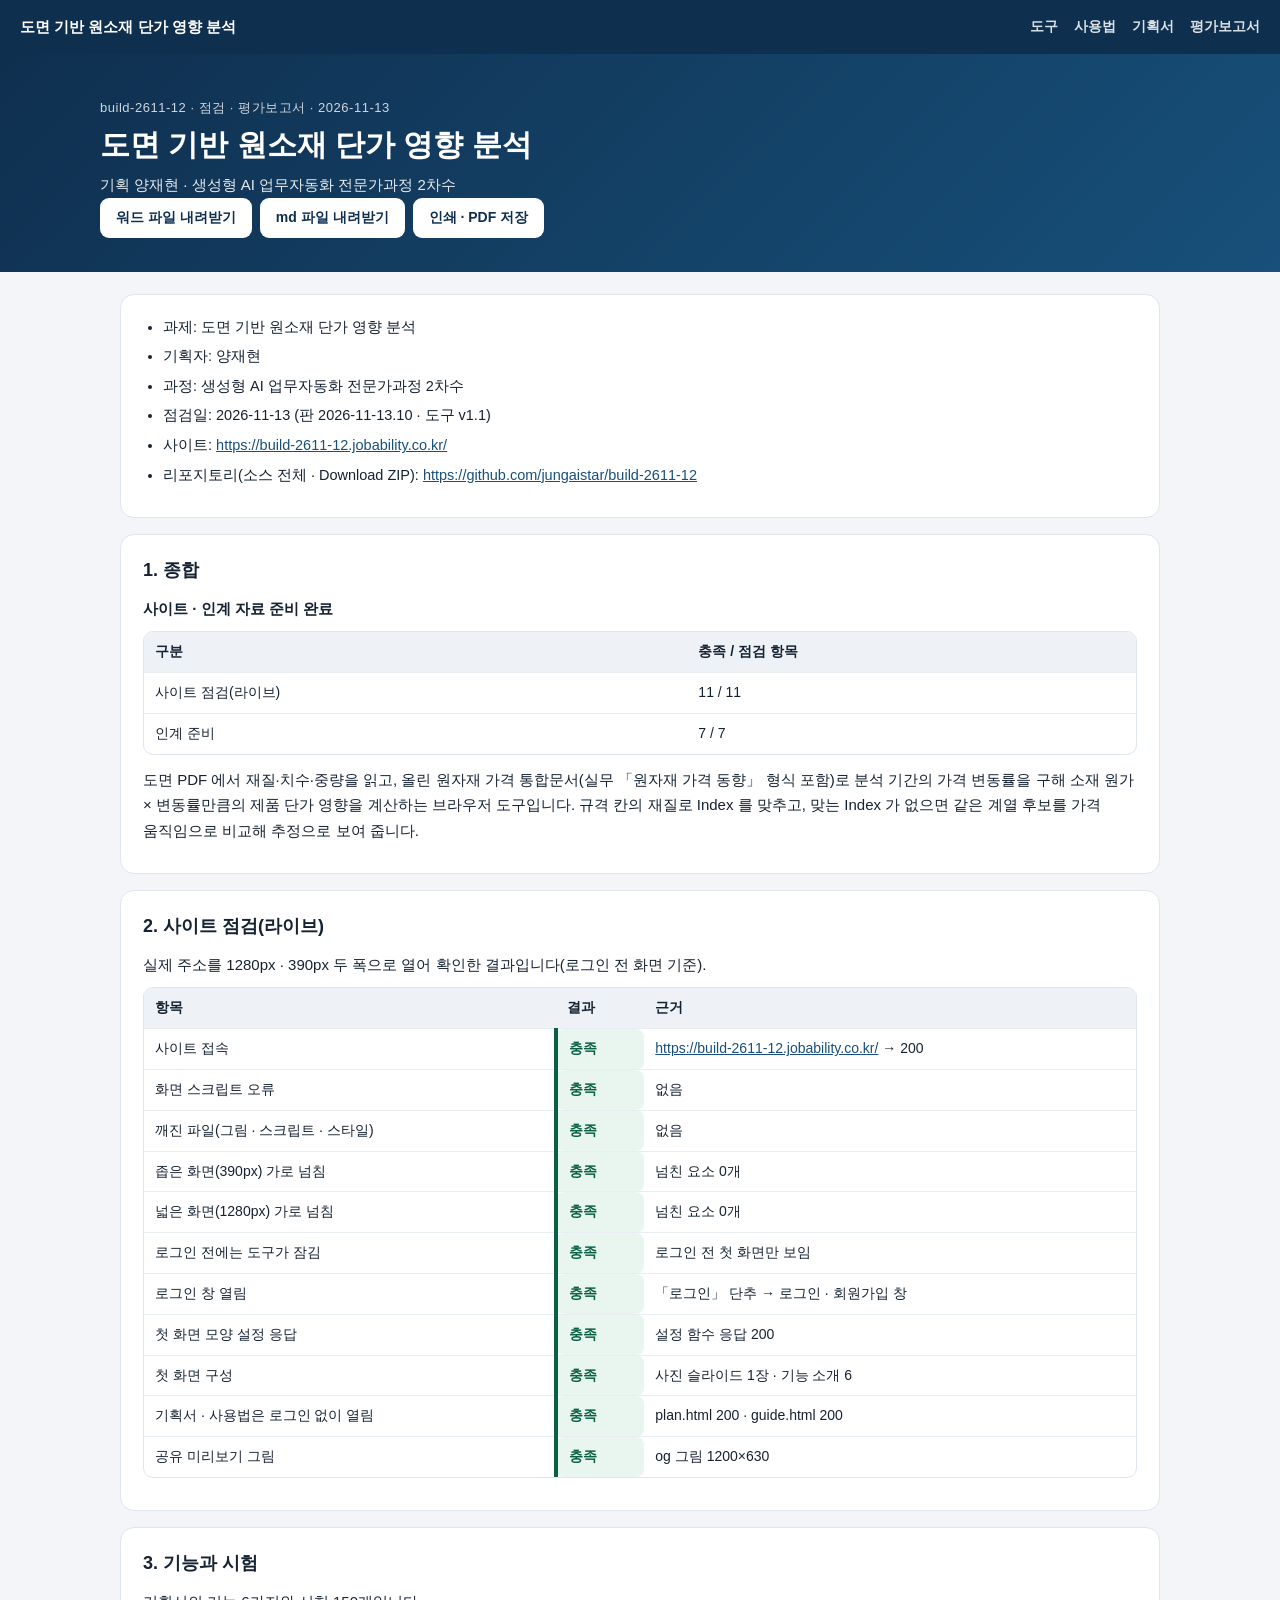
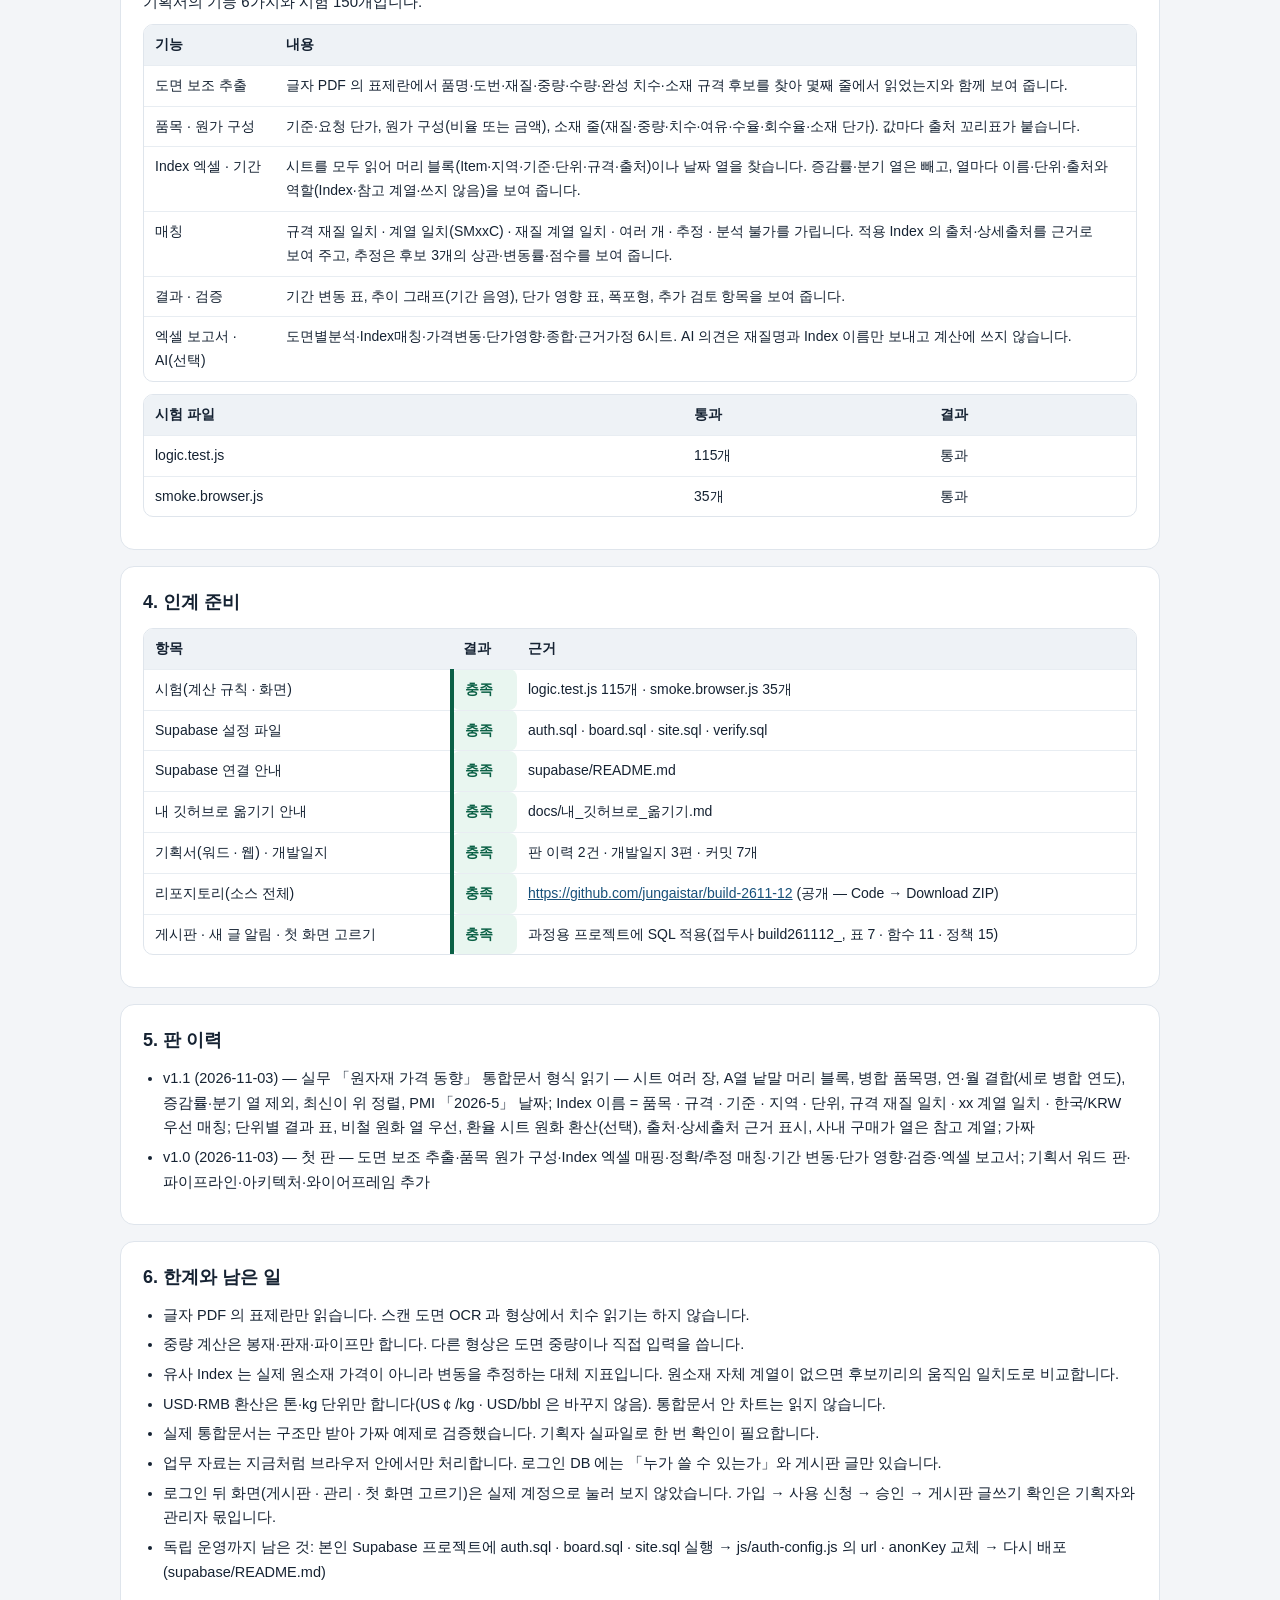
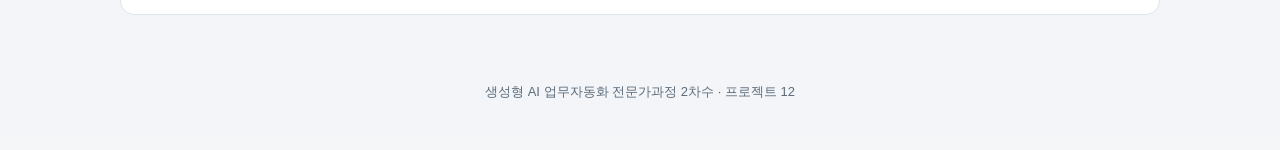
<file: report.html>
<!DOCTYPE html>
<html lang="ko">
<head>
<meta charset="UTF-8">
<meta name="viewport" content="width=device-width, initial-scale=1.0">
<title>평가보고서 — 도면 기반 원소재 단가 영향 분석</title>
<!-- seo-kit: 검색 · 공유 미리보기(주소를 옮기면 이 묶음의 주소를 내 주소로) -->
<link rel="canonical" href="https://build-2611-12.jobability.co.kr/report.html">
<meta name="robots" content="index,follow">
<meta property="og:type" content="website">
<meta property="og:site_name" content="HD건설기계">
<meta property="og:title" content="평가보고서 — 도면 기반 원소재 단가 영향 분석">
<meta property="og:description" content="도면 기반 원소재 단가 영향 분석 점검 · 평가보고서(2026-11-13) — 사이트 점검, 기능과 시험, 인계 준비, 판 이력, 한계.">
<meta property="og:url" content="https://build-2611-12.jobability.co.kr/report.html">
<meta property="og:image" content="https://build-2611-12.jobability.co.kr/og-image.png?v=2">
<meta property="og:image:secure_url" content="https://build-2611-12.jobability.co.kr/og-image.png?v=2">
<meta property="og:image:type" content="image/png">
<meta property="og:image:width" content="1200">
<meta property="og:image:height" content="630">
<meta property="og:image:alt" content="도면 기반 원소재 단가 영향 분석">
<meta property="og:locale" content="ko_KR">
<meta name="twitter:card" content="summary_large_image">
<meta name="twitter:title" content="평가보고서 — 도면 기반 원소재 단가 영향 분석">
<meta name="twitter:description" content="도면 기반 원소재 단가 영향 분석 점검 · 평가보고서(2026-11-13) — 사이트 점검, 기능과 시험, 인계 준비, 판 이력, 한계.">
<meta name="twitter:image" content="https://build-2611-12.jobability.co.kr/og-image.png?v=2">
<!-- /seo-kit -->
<meta name="description" content="도면 기반 원소재 단가 영향 분석 점검 · 평가보고서(2026-11-13) — 사이트 점검, 기능과 시험, 인계 준비, 판 이력, 한계.">
<link rel="icon" href="favicon.svg" type="image/svg+xml">
<link rel="stylesheet" href="css/style.css">
<style>
body{margin:0;font-family:Pretendard,-apple-system,"Apple SD Gothic Neo","Malgun Gothic",sans-serif;background:#f3f5f8;color:#152232;line-height:1.7;word-break:keep-all;overflow-wrap:break-word;}
.rp-top{background:#0f2f4f;color:#fff;padding:14px 20px;display:flex;flex-wrap:wrap;gap:8px 18px;align-items:center;justify-content:space-between;}
.rp-top a{color:#fff;text-decoration:none;font-weight:700;font-size:15px;} .rp-top nav{display:flex;flex-direction:row;flex-wrap:wrap;gap:4px 16px;} .rp-top nav a{font-weight:600;font-size:14px;opacity:.85;}
.rp-hero{background:linear-gradient(135deg,#0f2f4f,#17507a);color:#fff;padding:40px 20px 34px;} .rp-hero div,.rp-main{max-width:1080px;margin:0 auto;}
.rp-hero small{opacity:.8;font-size:13px;letter-spacing:.04em;} .rp-hero h1{margin:6px 0 8px;font-size:clamp(22px,3.4vw,30px);line-height:1.3;} .rp-hero p{margin:0;opacity:.9;font-size:15px;}
.rp-main{padding:22px 20px 50px;} .rp-main section.card{background:#fff;border:1px solid #dfe5ec;border-radius:14px;padding:20px 22px;margin:0 0 16px;} .rp-main section.card:empty{display:none;}
.rp-main h2{margin:0 0 10px;font-size:18px;} .rp-main p{margin:0 0 10px;font-size:15px;} .rp-main ul{margin:0 0 10px 20px;padding:0;} .rp-main li{margin-bottom:5px;font-size:14.5px;}
.rp-main .tablewrap{overflow-x:auto;max-height:none;border:1px solid #dfe5ec;border-radius:10px;margin:0 0 12px;} .rp-main table{border-collapse:collapse;width:100%;font-size:14px;}
.rp-main th,.rp-main td{padding:8px 11px;border-bottom:1px solid #e8edf2;text-align:left;vertical-align:top;white-space:normal;} .rp-main th{background:#eef2f6;white-space:nowrap;position:static;}
.rp-main td.st{font-weight:700;white-space:nowrap;} .rp-main td.ok{color:#0a6045;} .rp-main td.no{color:#c8341f;} .rp-main a{color:#17507a;} .rp-main code{background:#eef2f6;border-radius:4px;padding:0 4px;font-size:13px;}
.rp-dl{display:flex;flex-wrap:wrap;gap:8px;margin-top:16px;} .rp-dl a{display:inline-flex;align-items:center;min-height:40px;padding:0 16px;border-radius:9px;background:#fff;color:#0f2f4f;font-weight:700;font-size:14px;text-decoration:none;}
.rp-foot{text-align:center;color:#5b6b7b;font-size:13px;padding:0 20px 34px;}
@media print{.rp-top,.rp-dl{display:none;} body{background:#fff;} .rp-main section.card{border:0;padding:0 0 8px;}}
</style>
</head>
<body>
<div class="rp-top"><a href="index.html">도면 기반 원소재 단가 영향 분석</a><nav aria-label="문서"><a href="index.html">도구</a><a href="guide.html">사용법</a><a href="plan.html">기획서</a><a href="report.html" aria-current="page">평가보고서</a></nav></div>
<header class="rp-hero"><div>
  <small>build-2611-12 · 점검 · 평가보고서 · 2026-11-13</small>
  <h1>도면 기반 원소재 단가 영향 분석</h1>
  <p>기획 양재현 · 생성형 AI 업무자동화 전문가과정 2차수</p>
  <div class="rp-dl"><a href="docs/평가보고서/build-2611-12_평가보고서_2026-11-13.docx" download>워드 파일 내려받기</a><a href="docs/평가보고서/build-2611-12_평가보고서_2026-11-13.md" download>md 파일 내려받기</a><a href="#" onclick="window.print();return false">인쇄 · PDF 저장</a></div>
</div></header>
<main class="rp-main">
<section class="card"><ul>
<li>과제: 도면 기반 원소재 단가 영향 분석</li>
<li>기획자: 양재현</li>
<li>과정: 생성형 AI 업무자동화 전문가과정 2차수</li>
<li>점검일: 2026-11-13 (판 2026-11-13.10 · 도구 v1.1)</li>
<li>사이트: <a href="https://build-2611-12.jobability.co.kr/">https://build-2611-12.jobability.co.kr/</a></li>
<li>리포지토리(소스 전체 · Download ZIP): <a href="https://github.com/jungaistar/build-2611-12">https://github.com/jungaistar/build-2611-12</a></li>
</ul>
</section><section class="card"><h2>1. 종합</h2>
<p><b>사이트 · 인계 자료 준비 완료</b></p>
<div class="tablewrap"><table><thead><tr><th>구분</th><th>충족 / 점검 항목</th></tr></thead><tbody><tr><td>사이트 점검(라이브)</td><td>11 / 11</td></tr><tr><td>인계 준비</td><td>7 / 7</td></tr></tbody></table></div>
<p>도면 PDF 에서 재질·치수·중량을 읽고, 올린 원자재 가격 통합문서(실무 「원자재 가격 동향」 형식 포함)로 분석 기간의 가격 변동률을 구해 소재 원가 × 변동률만큼의 제품 단가 영향을 계산하는 브라우저 도구입니다. 규격 칸의 재질로 Index 를 맞추고, 맞는 Index 가 없으면 같은 계열 후보를 가격 움직임으로 비교해 추정으로 보여 줍니다.</p>
</section><section class="card"><h2>2. 사이트 점검(라이브)</h2>
<p>실제 주소를 1280px · 390px 두 폭으로 열어 확인한 결과입니다(로그인 전 화면 기준).</p>
<div class="tablewrap"><table><thead><tr><th>항목</th><th>결과</th><th>근거</th></tr></thead><tbody><tr><td>사이트 접속</td><td class="st ok">충족</td><td><a href="https://build-2611-12.jobability.co.kr/">https://build-2611-12.jobability.co.kr/</a> → 200</td></tr><tr><td>화면 스크립트 오류</td><td class="st ok">충족</td><td>없음</td></tr><tr><td>깨진 파일(그림 · 스크립트 · 스타일)</td><td class="st ok">충족</td><td>없음</td></tr><tr><td>좁은 화면(390px) 가로 넘침</td><td class="st ok">충족</td><td>넘친 요소 0개</td></tr><tr><td>넓은 화면(1280px) 가로 넘침</td><td class="st ok">충족</td><td>넘친 요소 0개</td></tr><tr><td>로그인 전에는 도구가 잠김</td><td class="st ok">충족</td><td>로그인 전 첫 화면만 보임</td></tr><tr><td>로그인 창 열림</td><td class="st ok">충족</td><td>「로그인」 단추 → 로그인 · 회원가입 창</td></tr><tr><td>첫 화면 모양 설정 응답</td><td class="st ok">충족</td><td>설정 함수 응답 200</td></tr><tr><td>첫 화면 구성</td><td class="st ok">충족</td><td>사진 슬라이드 1장 · 기능 소개 6</td></tr><tr><td>기획서 · 사용법은 로그인 없이 열림</td><td class="st ok">충족</td><td>plan.html 200 · guide.html 200</td></tr><tr><td>공유 미리보기 그림</td><td class="st ok">충족</td><td>og 그림 1200×630</td></tr></tbody></table></div>
</section><section class="card"><h2>3. 기능과 시험</h2>
<p>기획서의 기능 6가지와 시험 150개입니다.</p>
<div class="tablewrap"><table><thead><tr><th>기능</th><th>내용</th></tr></thead><tbody><tr><td>도면 보조 추출</td><td>글자 PDF 의 표제란에서 품명·도번·재질·중량·수량·완성 치수·소재 규격 후보를 찾아 몇째 줄에서 읽었는지와 함께 보여 줍니다.</td></tr><tr><td>품목 · 원가 구성</td><td>기준·요청 단가, 원가 구성(비율 또는 금액), 소재 줄(재질·중량·치수·여유·수율·회수율·소재 단가). 값마다 출처 꼬리표가 붙습니다.</td></tr><tr><td>Index 엑셀 · 기간</td><td>시트를 모두 읽어 머리 블록(Item·지역·기준·단위·규격·출처)이나 날짜 열을 찾습니다. 증감률·분기 열은 빼고, 열마다 이름·단위·출처와 역할(Index·참고 계열·쓰지 않음)을 보여 줍니다.</td></tr><tr><td>매칭</td><td>규격 재질 일치 · 계열 일치(SMxxC) · 재질 계열 일치 · 여러 개 · 추정 · 분석 불가를 가립니다. 적용 Index 의 출처·상세출처를 근거로 보여 주고, 추정은 후보 3개의 상관·변동률·점수를 보여 줍니다.</td></tr><tr><td>결과 · 검증</td><td>기간 변동 표, 추이 그래프(기간 음영), 단가 영향 표, 폭포형, 추가 검토 항목을 보여 줍니다.</td></tr><tr><td>엑셀 보고서 · AI(선택)</td><td>도면별분석·Index매칭·가격변동·단가영향·종합·근거가정 6시트. AI 의견은 재질명과 Index 이름만 보내고 계산에 쓰지 않습니다.</td></tr></tbody></table></div>
<div class="tablewrap"><table><thead><tr><th>시험 파일</th><th>통과</th><th>결과</th></tr></thead><tbody><tr><td>logic.test.js</td><td>115개</td><td>통과</td></tr><tr><td>smoke.browser.js</td><td>35개</td><td>통과</td></tr></tbody></table></div>
</section><section class="card"><h2>4. 인계 준비</h2>
<div class="tablewrap"><table><thead><tr><th>항목</th><th>결과</th><th>근거</th></tr></thead><tbody><tr><td>시험(계산 규칙 · 화면)</td><td class="st ok">충족</td><td>logic.test.js 115개 · smoke.browser.js 35개</td></tr><tr><td>Supabase 설정 파일</td><td class="st ok">충족</td><td>auth.sql · board.sql · site.sql · verify.sql</td></tr><tr><td>Supabase 연결 안내</td><td class="st ok">충족</td><td>supabase/README.md</td></tr><tr><td>내 깃허브로 옮기기 안내</td><td class="st ok">충족</td><td>docs/내_깃허브로_옮기기.md</td></tr><tr><td>기획서(워드 · 웹) · 개발일지</td><td class="st ok">충족</td><td>판 이력 2건 · 개발일지 3편 · 커밋 7개</td></tr><tr><td>리포지토리(소스 전체)</td><td class="st ok">충족</td><td><a href="https://github.com/jungaistar/build-2611-12">https://github.com/jungaistar/build-2611-12</a> (공개 — Code → Download ZIP)</td></tr><tr><td>게시판 · 새 글 알림 · 첫 화면 고르기</td><td class="st ok">충족</td><td>과정용 프로젝트에 SQL 적용(접두사 build261112_, 표 7 · 함수 11 · 정책 15)</td></tr></tbody></table></div>
</section><section class="card"><h2>5. 판 이력</h2>
<ul>
<li>v1.1 (2026-11-03) — 실무 「원자재 가격 동향」 통합문서 형식 읽기 — 시트 여러 장, A열 낱말 머리 블록, 병합 품목명, 연·월 결합(세로 병합 연도), 증감률·분기 열 제외, 최신이 위 정렬, PMI 「2026-5」 날짜; Index 이름 = 품목 · 규격 · 기준 · 지역 · 단위, 규격 재질 일치 · xx 계열 일치 · 한국/KRW 우선 매칭; 단위별 결과 표, 비철 원화 열 우선, 환율 시트 원화 환산(선택), 출처·상세출처 근거 표시, 사내 구매가 열은 참고 계열; 가짜</li>
<li>v1.0 (2026-11-03) — 첫 판 — 도면 보조 추출·품목 원가 구성·Index 엑셀 매핑·정확/추정 매칭·기간 변동·단가 영향·검증·엑셀 보고서; 기획서 워드 판·파이프라인·아키텍처·와이어프레임 추가</li>
</ul>
</section><section class="card"><h2>6. 한계와 남은 일</h2>
<ul>
<li>글자 PDF 의 표제란만 읽습니다. 스캔 도면 OCR 과 형상에서 치수 읽기는 하지 않습니다.</li>
<li>중량 계산은 봉재·판재·파이프만 합니다. 다른 형상은 도면 중량이나 직접 입력을 씁니다.</li>
<li>유사 Index 는 실제 원소재 가격이 아니라 변동을 추정하는 대체 지표입니다. 원소재 자체 계열이 없으면 후보끼리의 움직임 일치도로 비교합니다.</li>
<li>USD·RMB 환산은 톤·kg 단위만 합니다(US￠/kg · USD/bbl 은 바꾸지 않음). 통합문서 안 차트는 읽지 않습니다.</li>
<li>실제 통합문서는 구조만 받아 가짜 예제로 검증했습니다. 기획자 실파일로 한 번 확인이 필요합니다.</li>
<li>업무 자료는 지금처럼 브라우저 안에서만 처리합니다. 로그인 DB 에는 「누가 쓸 수 있는가」와 게시판 글만 있습니다.</li>
<li>로그인 뒤 화면(게시판 · 관리 · 첫 화면 고르기)은 실제 계정으로 눌러 보지 않았습니다. 가입 → 사용 신청 → 승인 → 게시판 글쓰기 확인은 기획자와 관리자 몫입니다.</li>
<li>독립 운영까지 남은 것: 본인 Supabase 프로젝트에 auth.sql · board.sql · site.sql 실행 → js/auth-config.js 의 url · anonKey 교체 → 다시 배포(supabase/README.md)</li>
</ul></section>
</main>
<p class="rp-foot">생성형 AI 업무자동화 전문가과정 2차수 · 프로젝트 12</p>
</body>
</html>
</file>
<file: css/style.css>
:root{
  --bg:#f4f6f8; --card:#fff; --ink:#152232; --sub:#5b6b7b; --line:#dde4ea;
  --brand:#154b6e; --brand-deep:#0d3350; --accent:#0b6e99;
  --ok:#0a6045; --warn:#7a4f00; --danger:#c8341f;
  --wrap:1320px; --pad:24px;
}
@media (max-width:640px){ :root{ --pad:16px; } }
*{box-sizing:border-box; margin:0; padding:0;}
html,body{background:var(--bg); color:var(--ink);
  font-family:"Pretendard","Apple SD Gothic Neo","Malgun Gothic",sans-serif;}
body{font-size:15px; line-height:1.65; word-break:keep-all; overflow-wrap:break-word;}

/* 상단 바는 고정 — 표를 아래로 훑는 동안에도 조작부가 보여야 한다.
   sticky 가 아니라 fixed 다: 조상에 overflow 가 걸리면 sticky 는 조용히 죽는다. */
.topnav{position:fixed; top:0; left:0; right:0; z-index:40;
  background:var(--brand-deep); border-bottom:1px solid rgba(255,255,255,.12);}
.topnav-inner{display:flex; align-items:center; justify-content:space-between;
  gap:20px; max-width:var(--wrap); margin:0 auto; padding:0 var(--pad); min-height:56px;}
.topnav-brand{display:flex; align-items:center; min-height:56px; color:#fff;
  font-weight:750; font-size:14.5px; text-decoration:none; white-space:nowrap;}
.topnav-brand small{font-weight:400; opacity:.7; font-size:12px; margin-left:8px;}
.topnav-links{display:flex; align-items:center; gap:2px; list-style:none; margin:0; padding:0;
  overflow-x:auto; scrollbar-width:none;}
.topnav-links::-webkit-scrollbar{display:none;}
.topnav-links a{display:flex; align-items:center; min-height:56px; padding:0 12px;
  color:rgba(255,255,255,.82); text-decoration:none; font-size:13.5px; font-weight:600;
  white-space:nowrap; border-bottom:2px solid transparent;}
.topnav-links a:hover{color:#fff;}
.topnav-links a.active{color:#fff; border-bottom-color:#7ec8a0;}
@media (max-width:860px){
  .topnav-inner{gap:10px; padding:0 14px; min-height:52px;}
  .topnav-brand{min-height:52px; font-size:13.5px;} .topnav-brand small{display:none;}
  .topnav-links a{min-height:52px; padding:0 9px; font-size:13px;}
}

.hero{background:linear-gradient(180deg,var(--brand-deep),var(--brand)); color:#fff;
  padding:52px 0 38px; margin-top:56px;}
@media (max-width:860px){ .hero{margin-top:52px; padding:38px 0 28px;} }
.hero .eyebrow{font-size:12.5px; letter-spacing:.08em; opacity:.75; margin-bottom:9px;}
.hero h1{font-size:27px; line-height:1.3; font-weight:750; margin-bottom:11px;}
.hero p{max-width:66ch; color:rgba(255,255,255,.86); font-size:14.5px;}
main{padding:34px 0 60px;}
.wrap{max-width:var(--wrap); margin:0 auto; padding:0 var(--pad);}

h2{font-size:19px; font-weight:700; margin:32px 0 8px;}
main > .wrap > :first-child{margin-top:0;}
p{margin:0 0 13px;} .sub{color:var(--sub); font-size:14px;}
code{font-family:ui-monospace,SFMono-Regular,Menlo,monospace; font-size:.92em;
  background:#eef2f6; border-radius:4px; padding:1px 5px;}

.card{background:var(--card); border:1px solid var(--line); border-radius:12px;
  padding:22px 24px; margin-bottom:18px;}
.drop{display:block; border:2px dashed #93a7bd; border-radius:12px; background:#fbfdff;
  padding:30px 20px; text-align:center; cursor:pointer; transition:border-color .15s,background .15s;}
.drop:hover,.drop.over{border-color:var(--accent); background:#f0f8fc;}
.drop b{display:block; font-size:15.5px; margin-bottom:5px;}
.drop span{color:var(--sub); font-size:13.5px;}
input[type=file]{display:none;}

.btn{display:inline-flex; align-items:center; justify-content:center; gap:6px;
  min-height:42px; padding:0 18px; border-radius:9px; border:1px solid var(--line);
  background:#fff; color:var(--ink); font-size:14px; font-weight:650; cursor:pointer;}
.btn:hover{border-color:#9fb2c4;}
.btn.primary{background:var(--brand); border-color:var(--brand); color:#fff;}
.btn.primary:hover{background:var(--brand-deep);}
.btn.green{background:var(--ok); border-color:var(--ok); color:#fff;}
.btn:disabled{opacity:.45; cursor:not-allowed;}
.btnrow{display:flex; flex-wrap:wrap; gap:8px; margin-top:14px;}

.note{border-left:4px solid var(--accent); background:#eef6fa; color:#0b3a4f;
  padding:13px 15px; border-radius:8px; font-size:14px; margin:14px 0;}
.warn{border-left:4px solid var(--danger); background:#fdeae7; color:#7a1a0c;
  padding:13px 15px; border-radius:8px; font-size:14px; margin:14px 0;}
.ok{border-left:4px solid var(--ok); background:#e9f6f0; color:#08422a;
  padding:13px 15px; border-radius:8px; font-size:14px; margin:14px 0;}

.tablewrap{overflow-x:auto; border:1px solid var(--line); border-radius:10px; background:#fff; max-height:70vh;}
table{border-collapse:collapse; width:100%; font-size:13px;}
th,td{border-bottom:1px solid var(--line); padding:8px 11px; text-align:left; white-space:nowrap;}
th{background:#eef2f6; font-weight:700; position:sticky; top:0; z-index:1;}
tr:last-child td{border-bottom:0;}
td.num{text-align:right; font-variant-numeric:tabular-nums;}
td.mono{font-family:ui-monospace,SFMono-Regular,Menlo,monospace;}
tr.flag td{background:#fdf3f1;}
/* 계산으로 채운 값은 문서에 적혀 있던 값과 **신뢰도가 다르다.**
   같은 모양으로 두면 사람이 구분하지 못한 채 그대로 믿게 된다. */
td .calc{display:inline-block; margin-left:5px; font-size:10.5px; font-weight:700;
  color:#0b3a4f; background:#dceaf3; border-radius:4px; padding:1px 5px; vertical-align:middle;}
.rev{color:var(--danger); font-weight:650; white-space:normal; min-width:240px;}

.filelist{margin:13px 0 0; padding:0; list-style:none; font-size:13.5px;}
.filelist li{padding:6px 0; border-bottom:1px solid var(--line); color:var(--sub);
  display:flex; justify-content:space-between; gap:10px;}
.filelist li:last-child{border-bottom:0;}
.stats{display:flex; flex-wrap:wrap; gap:10px; margin:14px 0 0;}
.stat{background:#eef2f6; border-radius:9px; padding:9px 14px; font-size:13.5px;}
.stat b{font-size:17px; display:block; font-variant-numeric:tabular-nums;}
footer{border-top:1px solid var(--line); padding:24px 0 40px; color:var(--sub); font-size:13px;}
</file>
<file: css/app.css>
/* 이 앱 전용 — 공통 style.css 뒤에 읽는다 */
[hidden]{display:none !important;}
h3{font-size:16px; font-weight:700; margin:24px 0 8px;}
h3 small{font-weight:400; font-size:12.5px; margin-left:6px;}
.btn.sm{min-height:34px; padding:0 12px; font-size:13px;}
.btnrow.tight2{margin-top:10px;}
.bad{color:var(--danger); font-weight:650;}
.drop.slim{padding:20px 16px;}
a{color:var(--accent);}

/* 출처 꼬리표 — 도면에서 읽은 값 · 직접 입력 · 계산 · 추정 · 가정은 신뢰도가 다르다 */
.src{display:inline-block; font-size:10.5px; font-weight:700; border-radius:4px; padding:1px 5px; vertical-align:middle; white-space:nowrap; line-height:1.5;}
.s-doc{color:#0b3a4f; background:#dceaf3;}
.s-input{color:#34404c; background:#e8ecf0;}
.s-calc{color:#08422a; background:#dcefe5;}
.s-est{color:#7a1a0c; background:#fbe1d9;}
.s-assume{color:#6b4a00; background:#fbefcf;}

/* 보조 추출 */
.draws{display:grid; grid-template-columns:repeat(auto-fit,minmax(min(420px,100%),1fr)); gap:12px; margin-top:12px;}
.draw{border:1px solid var(--line); border-radius:10px; padding:12px 14px; background:#fbfdff; min-width:0;}
.draw-head{margin-bottom:8px; font-size:14px; overflow-wrap:anywhere;}
.draw .tablewrap{max-height:none;}
table.ext th{position:static; width:84px; background:#f3f6f9;}
table.ext td{white-space:normal;}
td.srcline{color:var(--sub); font-size:12px; font-family:ui-monospace,SFMono-Regular,Menlo,monospace;}

/* 품목 편집 */
.item{border:1px solid var(--line); border-radius:10px; padding:14px 16px; margin-top:14px; background:#fcfdfe;}
.item-head{display:flex; flex-wrap:wrap; gap:6px 10px; align-items:center; margin-bottom:6px;}
.item-head .x{margin-left:auto;}
.form{display:grid; grid-template-columns:repeat(auto-fill,minmax(min(190px,100%),1fr)); gap:10px 14px; align-items:end; margin:10px 0;}
.form label{display:flex; flex-direction:column; gap:4px; font-size:13px; color:var(--sub);}
.form label .src{align-self:flex-start;}
.form label.wide{grid-column:span 2;}
@media (max-width:640px){ .form label.wide{grid-column:1/-1;} }
.form input,.form select,table.lines input,table.lines select,#map select{font:inherit; font-size:14px; padding:6px 8px; border:1px solid var(--line); border-radius:7px; background:#fff; min-width:0; width:100%;}
.form.comp{padding:10px 12px; background:#f4f7fa; border-radius:9px;}
table.lines{width:max-content; min-width:100%;}
table.lines td{vertical-align:top; padding:6px 6px;}
table.lines th{font-size:12px;}
table.lines .cell{display:flex; flex-direction:column; gap:3px; align-items:flex-start;}
.w-mat{width:150px !important;} .w-dim{width:160px !important;} .w-n{width:100px !important;} .w-s{width:76px !important;}
table.lines select{min-width:150px;}
td.calc{font-size:12px; color:var(--sub); white-space:nowrap; min-width:190px; line-height:1.7;}
.x{border:0; background:none; color:var(--accent); cursor:pointer; text-decoration:underline; font:inherit; font-size:13px;}
.issues{margin-top:10px; font-size:13.5px;} .issues ul{margin:6px 0 0 20px; color:var(--sub);}
#map{margin-top:6px; max-height:none;}
#map td{vertical-align:middle;}

/* 매칭 */
.mcard{border:1px solid var(--line); border-left:5px solid var(--ok); border-radius:10px; padding:12px 16px; margin-top:12px; background:#fff;}
.mcard.st-estimate,.mcard.st-manual{border-left-color:#d9822b;}
.mcard.st-multi,.mcard.st-none,.mcard.st-unknown{border-left-color:var(--danger);}
.mhead{font-size:14.5px; margin-bottom:6px; display:flex; flex-wrap:wrap; gap:4px 8px; align-items:center;}
.tag{font-size:12px; font-weight:700; border-radius:5px; padding:2px 7px;}
.t-ok{background:#dcefe5; color:#08422a;} .t-warn{background:#fdebd3; color:#6b3a00;} .t-bad{background:#fbd9d2; color:#7a1a0c;}
.conf{font-size:12.5px; color:var(--sub);}
table.cands tr.sel td{background:#fdf6ea; font-weight:650;}
table.cands td.wrap{white-space:normal; min-width:200px;}
.mctl{margin:8px 0 0;}
.aibox{border:1px dashed #b38a3e; background:#fffaf0; border-radius:8px; padding:10px 12px; margin-top:8px; font-size:13.5px; white-space:pre-line;}
.aibox p{margin:4px 0 0;}
details.ai{margin-top:16px; border-top:1px solid var(--line); padding-top:12px;}
details.ai summary{cursor:pointer; font-weight:650;}

/* 결과 */
td.up{color:var(--danger);} td.down{color:var(--ok);}
.rev{white-space:normal; min-width:240px; font-size:12.5px;}
.v-explained{color:var(--ok);} .v-review,.v-contradict{color:var(--danger); font-weight:650;} .v-na{color:var(--sub);}
.revlist{margin:6px 0 0 20px; font-size:14px;} .revlist li{margin-bottom:5px;}
#price,#impact{max-height:none;}

/* 그래프 */
.charts{display:grid; gap:14px 18px; margin-top:6px;}
.charts.two{grid-template-columns:repeat(auto-fit,minmax(min(380px,100%),1fr));}
.charts.wide{grid-template-columns:repeat(auto-fit,minmax(min(520px,100%),1fr));}
.charts > div{min-width:0;}
.charts svg,.chart svg{width:100%; height:auto; display:block; background:#fff; border:1px solid var(--line); border-radius:10px;}
.chart.cand{margin-top:10px; max-width:640px;}
svg .grid{stroke:#e6ebf0;} svg .ax{font-size:11px; fill:#5b6b7b;} svg .axt{font-size:11.5px; fill:#152232; font-weight:600;}
svg .axl{stroke:#9aa9b8;}
svg polyline{fill:none; stroke-width:2.2;}
svg .l-idx{stroke:#154b6e;} svg .l-ref{stroke-dasharray:5 4;}
svg .period{fill:#f6c97a; opacity:.22;}
svg .mark{fill:#c8341f; stroke:#fff; stroke-width:1.5;}
svg .wl{font-size:10.5px; font-weight:600;}
svg .conn{stroke:#9aa9b8; stroke-dasharray:3 3;}
.legend{display:flex; flex-wrap:wrap; gap:6px 14px; align-items:center; font-size:12.5px; color:var(--sub); margin-top:6px;}
.legend .sw{display:inline-block; width:16px; height:3px; margin-right:6px; vertical-align:middle;}
/* v1.1 — 통합문서 매핑 · 근거 · 단위별 표 */
#map{max-height:520px;}
#map tr.sheethead td{background:#eef3f8; white-space:normal; font-size:13px; position:sticky; top:37px;}
#map td.wrap{min-width:240px;}
td.ev,.ev{font-size:12px; color:var(--sub); white-space:normal; min-width:200px;}
td.mono{font-family:ui-monospace,SFMono-Regular,Menlo,monospace;}
.evid{font-size:13px; color:var(--sub);}
.unitgrp{margin-top:10px;} .unithead{font-size:13.5px; margin:4px 0 6px;}
label.chk{display:flex; gap:8px; align-items:center; font-size:13.5px; color:var(--ink); margin:4px 0 10px;}
#price{border:0; max-height:none; overflow:visible; background:none;}
#map select[data-r=role]{min-width:150px;} #map select[data-r=family]{min-width:150px;}
</file>
<file: css/auth.css>
/* data10 로그인 키트 — 정본: data10-00/kit/auth/css/auth.css (사본을 직접 고치지 말 것)
   로그인 전 대문 · 사용 신청 · 승인 대기 · 구성원 관리 창. 클래스는 모두 ag- / auth- 로 시작해 도구 화면과 섞이지 않는다. */
:root {
  --ag-ink: #172334; --ag-sub: #55657a; --ag-line: #d6dee8; --ag-bg: #f3f6f9;
  --ag-navy: #13274b; --ag-navy-2: #0c1b36; --ag-brand: #1f5fa8; --ag-brand-d: #174a84;
  --ag-ok: #1b6e3a; --ag-ok-bg: #e5f3ea; --ag-err: #b3261e; --ag-err-bg: #fdecea; --ag-warn: #7a5200; --ag-warn-bg: #fff4d6;
  --ag-accent: #a9c2e2;
  --ag-pad: 20px;
}
@media (min-width: 640px) { :root { --ag-pad: 28px; } }
@media (min-width: 1024px) { :root { --ag-pad: 40px; } }

/* 로그인 전에는 도구 화면을 감춘다(자리는 그대로 — 그래프 폭 계산이 흔들리지 않게 visibility) */
html.auth-lock body > *:not(#authGate) { visibility: hidden; }
html.auth-lock body { overflow: hidden; }

.ag {
  position: fixed; inset: 0; z-index: 2000; overflow-y: auto; -webkit-overflow-scrolling: touch;
  background: var(--ag-bg); color: var(--ag-ink);
  font: 16px/1.65 Pretendard, 'Apple SD Gothic Neo', 'Malgun Gothic', 'Noto Sans KR', sans-serif;
  word-break: keep-all; overflow-wrap: break-word;
}
.ag[hidden] { display: none; }
.ag *, .ag *::before, .ag *::after, .ag-modal * { box-sizing: border-box; }

.ag-wrap {
  max-width: calc(1180px + 2 * var(--ag-pad)); margin: 0 auto; padding: 0 var(--ag-pad);
  display: grid; grid-template-columns: minmax(0, 1fr); gap: 0;
}
.ag-hero {
  background: linear-gradient(160deg, var(--ag-navy) 0%, var(--ag-navy-2) 100%); color: #fff;
  margin: 0 calc(-1 * var(--ag-pad)); padding: 36px var(--ag-pad) 32px;
}
.ag-side { padding: 24px 0 8px; }
@media (min-width: 960px) {
  .ag { background: linear-gradient(90deg, var(--ag-navy-2) 0, var(--ag-navy-2) 50%, var(--ag-bg) 50%); }
  .ag-wrap { grid-template-columns: minmax(0, 1fr) minmax(0, 1fr); min-height: calc(100vh - 48px); align-items: center; }
  .ag-hero { margin: 0; padding: 56px 48px 56px 0; background: none; min-height: 100%; display: flex; flex-direction: column; justify-content: center; }
  .ag-side { padding: 56px 0 56px 48px; }
}
.ag-eyebrow { margin: 0 0 10px; font-size: 13.5px; letter-spacing: .02em; color: var(--ag-accent); }
.ag-hero h1 { margin: 0 0 14px; font-size: clamp(26px, 3.6vw, 38px); line-height: 1.3; color: #fff; font-weight: 800; }
.ag-lead { margin: 0 0 24px; color: #d7e3f2; font-size: 16.5px; max-width: 640px; }
.ag-feats { list-style: none; margin: 0 0 24px; padding: 0; display: grid; grid-template-columns: minmax(0, 1fr); gap: 10px; }
@media (min-width: 640px) { .ag-feats { grid-template-columns: repeat(2, minmax(0, 1fr)); } }
.ag-feats li { border: 1px solid rgba(255, 255, 255, .14); border-radius: 12px; padding: 14px 16px; background: rgba(255, 255, 255, .05); }
.ag-feats b { display: block; color: #fff; font-size: 15.5px; margin-bottom: 4px; }
.ag-feats span { display: block; color: #c4d3e6; font-size: 14px; line-height: 1.55; }
.ag-flow-t { margin: 0 0 8px; font-size: 13.5px; color: #a9c2e2; }
.ag-flow ol { list-style: none; margin: 0; padding: 0; display: flex; flex-wrap: wrap; gap: 8px; }
.ag-flow li { display: inline-flex; align-items: center; gap: 8px; padding: 6px 12px 6px 6px; border-radius: 999px; background: rgba(255, 255, 255, .08); color: #e6eef8; font-size: 14px; }
.ag-n { display: inline-grid; place-items: center; width: 24px; height: 24px; border-radius: 50%; background: #fff; color: var(--ag-navy); font-weight: 700; font-size: 13px; }

.ag-card { background: #fff; border: 1px solid var(--ag-line); border-radius: 16px; padding: 26px 24px; box-shadow: 0 10px 30px rgba(15, 30, 55, .08); max-width: 460px; margin: 0 auto; }
.ag-card h2 { margin: 6px 0 8px; font-size: 21px; color: var(--ag-ink); }
.ag-card p { margin: 0 0 12px; }
.ag-sub { color: var(--ag-sub); font-size: 14.5px; }
.ag-tabs { display: flex; gap: 4px; padding: 4px; background: #eef2f6; border-radius: 10px; margin: 0 0 18px; }
.ag-tabs button { flex: 1; border: 0; background: transparent; padding: 9px 10px; border-radius: 8px; font: inherit; font-weight: 600; color: var(--ag-sub); cursor: pointer; }
.ag-tabs button[aria-selected="true"] { background: #fff; color: var(--ag-ink); box-shadow: 0 1px 3px rgba(0, 0, 0, .1); }
.ag-form { display: grid; gap: 12px; }
.ag-form label { display: grid; gap: 5px; font-size: 14px; font-weight: 600; color: var(--ag-ink); }
.ag-form small { font-weight: 400; color: var(--ag-sub); }
.ag-form input { font: inherit; font-size: 16px; font-weight: 400; padding: 10px 12px; border: 1px solid var(--ag-line); border-radius: 9px; background: #fff; color: var(--ag-ink); width: 100%; }
.ag-form input::placeholder { color: #8a97a8; font-weight: 400; }
.ag-form input:focus { outline: 2px solid var(--ag-brand); outline-offset: 1px; border-color: var(--ag-brand); }
.ag-btn { font: inherit; font-weight: 700; display: inline-flex; align-items: center; justify-content: center; gap: 6px; min-height: 44px; padding: 8px 16px;
  border-radius: 10px; border: 1px solid var(--ag-line); background: #fff; color: var(--ag-ink); cursor: pointer; width: 100%; }
.ag-btn:hover { border-color: var(--ag-brand); }
.ag-btn:disabled { opacity: .6; cursor: progress; }
.ag-primary { background: var(--ag-brand); border-color: var(--ag-brand); color: #fff; }
.ag-primary:hover { background: var(--ag-brand-d); }
.ag-kakao { background: #fee500; border-color: #fee500; color: #191600; }
.ag-or { display: flex; align-items: center; gap: 10px; color: var(--ag-sub); font-size: 13px; margin: 14px 0; }
.ag-or::before, .ag-or::after { content: ''; flex: 1; height: 1px; background: var(--ag-line); }
.ag-hint { margin: 14px 0 0 !important; color: var(--ag-sub); font-size: 13.5px; }
.ag-msg { margin: 12px 0 0 !important; font-size: 14px; min-height: 1em; color: var(--ag-sub); }
.ag-msg:empty { display: none; }
.ag-msg.is-err { color: var(--ag-err); background: var(--ag-err-bg); padding: 8px 12px; border-radius: 8px; }
.ag-msg.is-ok { color: var(--ag-ok); background: var(--ag-ok-bg); padding: 8px 12px; border-radius: 8px; }
.ag-link { border: 0; background: none; color: var(--ag-sub); text-decoration: underline; font: inherit; font-size: 14px; cursor: pointer; margin-top: 14px; padding: 6px 0; }
.ag-badge { display: inline-block; padding: 3px 10px; border-radius: 999px; background: var(--ag-warn-bg); color: var(--ag-warn); font-size: 13px; font-weight: 700; }
.ag-badge.is-off { background: var(--ag-err-bg); color: var(--ag-err); }
.ag-claim { margin-top: 16px; padding: 14px; border: 1px dashed var(--ag-line); border-radius: 10px; font-size: 14px; color: var(--ag-sub); }
.ag-foot { text-align: center; color: var(--ag-sub); font-size: 13px; margin: 0; padding: 14px var(--ag-pad) 22px; }
@media (min-width: 960px) { .ag-foot { color: #8fa3bd; text-align: left; max-width: calc(1180px + 2 * var(--ag-pad)); margin: 0 auto; } }

/* 상단 바 계정 칩 */
.auth-chip { display: flex; align-items: center; gap: 6px; margin-left: auto; flex-wrap: nowrap; font-size: 13.5px; }
.auth-chip.is-float { position: fixed; top: 10px; right: 10px; z-index: 1500; background: #fff; border: 1px solid var(--ag-line); border-radius: 999px; padding: 4px 6px 4px 12px; }
.auth-chip-name { max-width: 9em; overflow: hidden; text-overflow: ellipsis; white-space: nowrap; font-weight: 600; }
.auth-chip-btn { font: inherit; font-size: 13px; border: 1px solid var(--ag-line); background: #fff; color: var(--ag-ink); border-radius: 8px; padding: 5px 10px; cursor: pointer; white-space: nowrap; display: inline-flex; align-items: center; gap: 4px; }
.auth-chip-btn:hover { border-color: var(--ag-brand); color: var(--ag-brand); }
.auth-chip-n { display: inline-grid; place-items: center; min-width: 18px; height: 18px; padding: 0 5px; border-radius: 9px; background: var(--ag-err); color: #fff; font-size: 11.5px; font-weight: 700; }
.auth-chip-n[hidden] { display: none; }
@media (max-width: 639px) { .auth-chip-name { display: none; } }

/* 구성원 관리 창 */
.ag-modal { position: fixed; inset: 0; z-index: 2100; background: rgba(10, 20, 35, .5); display: flex; align-items: flex-start; justify-content: center; padding: 24px 12px; overflow-y: auto;
  font: 15px/1.6 Pretendard, 'Apple SD Gothic Neo', 'Malgun Gothic', sans-serif; color: var(--ag-ink); word-break: keep-all; overflow-wrap: break-word; }
.ag-modal[hidden] { display: none; }
.ag-panel { background: #fff; border-radius: 14px; width: 100%; max-width: 980px; padding: 20px 22px 24px; }
.ag-panel-h { display: flex; align-items: center; justify-content: space-between; gap: 12px; }
.ag-panel-h h2 { margin: 0; font-size: 20px; }
.ag-x { border: 0; background: none; font-size: 26px; line-height: 1; cursor: pointer; color: var(--ag-sub); padding: 4px 8px; }
.ag-panel .ag-tabs { max-width: 320px; margin: 12px 0; }
.ag-tablewrap { overflow-x: auto; }
.ag-table { width: 100%; border-collapse: collapse; font-size: 14.5px; }
.ag-table th, .ag-table td { text-align: left; vertical-align: top; padding: 10px 8px; border-bottom: 1px solid var(--ag-line); }
.ag-table th { background: #f1f4f8; font-size: 13.5px; white-space: nowrap; }
.ag-table small { color: var(--ag-sub); }
.ag-acts { display: flex; flex-wrap: wrap; gap: 6px; min-width: 150px; }
.ag-btn.ag-sm { width: auto; min-height: 34px; padding: 4px 10px; font-size: 13.5px; }
.ag-st { display: inline-block; padding: 1px 8px; border-radius: 999px; font-size: 12.5px; font-weight: 700; background: #eef2f6; color: var(--ag-sub); }
.ag-st.is-pending { background: var(--ag-warn-bg); color: var(--ag-warn); }
.ag-st.is-active { background: var(--ag-ok-bg); color: var(--ag-ok); }
.ag-st.is-disabled { background: var(--ag-err-bg); color: var(--ag-err); }
.ag-st.is-admin { background: #e6eef9; color: var(--ag-brand-d); }
/* 밝은 테마(plan.json landing.theme = "light") — 바탕은 --ag-bg, 글자는 --ag-ink, 강조는 --ag-accent */
.ag-light, .ag-light .ag-hero { background: var(--ag-bg); }
@media (min-width: 960px) { .ag.ag-light { background: var(--ag-bg); } }
.ag-light .ag-hero { color: var(--ag-ink); }
.ag-light .ag-hero h1 { color: var(--ag-navy); font-size: clamp(30px, 4.2vw, 46px); line-height: 1.25; }
.ag-light .ag-eyebrow { font-size: 16px; font-weight: 700; }
.ag-light .ag-lead { color: var(--ag-sub); font-size: 17px; }
.ag-light .ag-feats li { background: #fff; border-color: var(--ag-line); }
.ag-light .ag-feats b { color: var(--ag-ink); }
.ag-light .ag-feats span { color: var(--ag-sub); }
.ag-light .ag-flow-t { color: var(--ag-sub); }
.ag-light .ag-flow li { background: #fff; color: var(--ag-ink); border: 1px solid var(--ag-line); }
.ag-light .ag-n { background: var(--ag-navy); color: #fff; }
.ag-light .ag-primary { background: var(--ag-navy); border-color: var(--ag-navy); }
.ag-light .ag-primary:hover { background: var(--ag-navy-2); }
@media (min-width: 960px) { .ag-light .ag-foot { color: var(--ag-sub); } }
/* 대문 그림(SVG) — 현장 데이터 → 관리도. 색은 currentColor 하나로(테마마다 .ag-art color 만 바꾼다) */
.ag-hero { position: relative; overflow: hidden; }
.ag-hero > :not(.ag-art) { position: relative; z-index: 1; }
.ag-art { position: absolute; z-index: 0; pointer-events: none; color: #7fa6d6; opacity: .3;
  right: -40px; top: 8px; width: min(560px, 78%); height: auto; }
.ag-par { transition: transform .6s cubic-bezier(.2, .7, .2, 1); }
.ag-line { fill: none; stroke: currentColor; stroke-width: 2.5; stroke-linecap: round; }
.ag-ucl { stroke: currentColor; stroke-width: 1; stroke-dasharray: 5 6; opacity: .55; }
.ag-lbl { fill: currentColor; font-size: 12px; opacity: .7; font-family: inherit; }
.ag-pt { fill: var(--ag-navy-2); stroke: currentColor; stroke-width: 2; }
.ag-ring { fill: none; stroke: currentColor; stroke-width: 2; transform-box: fill-box; transform-origin: center; opacity: 0; }
@media (max-width: 639px) { .ag-art { width: 92%; right: -24px; top: 0; opacity: .28; } .ag-lbl { display: none; } }
/* 데스크톱: 왼쪽 칸 맨 아래 띠(내용과 겹치지 않게 그만큼 아래 여백을 둔다) */
@media (min-width: 960px) {
  .ag-hero { padding-bottom: 210px; }
  .ag-art { top: auto; bottom: 34px; left: 0; right: 32px; width: auto; max-width: 600px; opacity: .55; }
}
.ag-light .ag-art { color: var(--ag-navy); opacity: .26; }
.ag-light .ag-pt { fill: var(--ag-bg); }

/* 「이렇게 씁니다」 단계 — 차례로 밝아진다(그림의 점과 함께) */
.ag-flow li { transition: background-color .35s, box-shadow .35s, color .35s; }
.ag-flow li.is-on { background: rgba(255, 255, 255, .18); box-shadow: inset 0 0 0 1px rgba(255, 255, 255, .45); color: #fff; }
.ag-light .ag-flow li.is-on { background: #fff; box-shadow: inset 0 0 0 1.5px var(--ag-navy); color: var(--ag-navy); }

/* 효과 — .ag-fx 는 JS 가 처음 한 번만 붙인다(모션 최소화면 붙이지 않음). 효과가 없어도 모든 내용은 보인다. */
@keyframes agDraw { to { stroke-dashoffset: 0; } }
@keyframes agFade { from { opacity: 0; } }
@keyframes agUp { from { opacity: 0; transform: translateY(12px); } }
@keyframes agPop { from { opacity: 0; transform: scale(.4); } }
@keyframes agPulse { 0% { opacity: .85; transform: scale(.6); } 100% { opacity: 0; transform: scale(2.2); } }
.ag-fx .ag-line { stroke-dasharray: 1; stroke-dashoffset: 1; animation: agDraw 1.8s cubic-bezier(.4, 0, .2, 1) .2s forwards; }
.ag-fx .ag-area { animation: agFade 1.2s ease 1s both; }
.ag-fx .ag-pt { transform-box: fill-box; transform-origin: center; animation: agPop .45s cubic-bezier(.2, .9, .3, 1.4) var(--d, 1s) both; }
.ag-fx .ag-eyebrow, .ag-fx .ag-hero h1, .ag-fx .ag-lead { animation: agUp .6s ease both; }
.ag-fx .ag-hero h1 { animation-delay: .08s; } .ag-fx .ag-lead { animation-delay: .16s; }
.ag-fx .ag-feats li { animation: agUp .55s ease both; }
.ag-fx .ag-feats li:nth-child(1) { animation-delay: .28s; } .ag-fx .ag-feats li:nth-child(2) { animation-delay: .36s; }
.ag-fx .ag-feats li:nth-child(3) { animation-delay: .44s; } .ag-fx .ag-feats li:nth-child(4) { animation-delay: .52s; }
.ag-fx .ag-flow { animation: agUp .55s ease .62s both; }
.ag-fx .ag-card { animation: agUp .6s ease .18s both; }
.ag-ring { animation: agPulse 2.4s ease-out infinite; }
.ag-feats li { transition: border-color .25s, background-color .25s; }
.ag-feats li:hover { border-color: rgba(255, 255, 255, .32); background: rgba(255, 255, 255, .08); }
.ag-light .ag-feats li:hover { border-color: var(--ag-navy); background: #fff; }

/* ───────── 대문 사진 ───────── */
.ag-sr { position: absolute !important; width: 1px; height: 1px; overflow: hidden; clip: rect(0 0 0 0); white-space: nowrap; }
/* banner: 완성 그림을 위에 그대로(잘리지 않게), 아래에 기능 · 로그인 */
.ag.ag-has-banner { background: var(--ag-bg); }
.ag-banner { background: var(--ag-navy-2); display: flex; justify-content: center; }
.ag-banner { cursor: pointer; }
.ag-banner img { display: block; width: 100%; max-width: 1600px; height: auto; max-height: 72vh; object-fit: contain; }
/* 데스크톱: 그림 아래로 로그인 카드가 첫 화면에 걸리게 높이를 줄인다 */
@media (min-width: 960px) { .ag-banner img { max-height: 52vh; } }
.ag-banner:focus-visible { outline: 3px solid var(--ag-brand); outline-offset: -3px; }
.ag-wrap-banner { padding-top: 24px; padding-bottom: 8px; }
.ag-has-banner .ag-hero-sub { background: none; color: var(--ag-ink); margin: 0; padding: 0 0 8px; }
.ag-has-banner .ag-feats li { background: #fff; border-color: var(--ag-line); }
.ag-has-banner .ag-feats b { color: var(--ag-ink); } .ag-has-banner .ag-feats span { color: var(--ag-sub); }
.ag-has-banner .ag-flow-t { color: var(--ag-sub); }
.ag-has-banner .ag-flow li { background: #fff; color: var(--ag-ink); border: 1px solid var(--ag-line); }
.ag-has-banner .ag-flow li.is-on { box-shadow: inset 0 0 0 1.5px var(--ag-brand); color: var(--ag-brand-d); }
.ag-has-banner .ag-n { background: var(--ag-navy); color: #fff; }
@media (min-width: 960px) {
  .ag-wrap-banner { min-height: 0; align-items: start; padding-top: 32px; }
  .ag-has-banner .ag-hero-sub { padding: 8px 40px 24px 0; min-height: 0; }
  .ag-has-banner .ag-side { padding: 8px 0 24px 40px; }
  .ag-has-banner .ag-foot { color: var(--ag-sub); }
}
/* cover: 사진 위에 대표색을 덮는다(글자 대비를 위해 왼쪽을 더 짙게) */
.ag-hero.ag-cover { background:
  linear-gradient(100deg, color-mix(in srgb, var(--ag-navy-2) 94%, transparent) 0%, color-mix(in srgb, var(--ag-navy) 82%, transparent) 55%, color-mix(in srgb, var(--ag-navy) 45%, transparent) 100%),
  var(--ag-photo) center / cover no-repeat, var(--ag-navy-2); }
@media (min-width: 960px) {
  .ag.ag-has-cover { background: linear-gradient(90deg, var(--ag-navy-2) 0, var(--ag-navy-2) 50%, var(--ag-bg) 50%); }
  .ag-has-cover .ag-wrap { max-width: none; padding-left: 0; }
  .ag-has-cover .ag-hero.ag-cover { margin: 0; padding: 56px 48px 56px max(var(--ag-pad), calc((100vw - 1180px) / 2)); min-height: 100vh; }
}

@media (prefers-reduced-motion: reduce) {
  .ag *, .ag-modal * { transition: none !important; animation: none !important; }
  .ag-ring { opacity: .6; }
}

/* ═════════ 홈페이지 모드(로그인 전) — hp-* ═════════
   색은 과제마다 --ag-navy · --ag-navy-2 · --ag-brand · --ag-brand-d · --ag-accent 로 바뀐다(plan.json landing.colors). */
.ag.ag-home { background: #fff; color: var(--ag-ink); scroll-behavior: smooth; }
@media (min-width: 960px) { .ag.ag-home { background: #fff; } }
.ag-home.hp-modal-open { overflow: hidden; }
.hp { --hp-pad: var(--ag-pad); --hp-max: 1200px; --hp-soft: #f4f7fb; --hp-line: #e2e8f0; font-size: 16px; }
.hp-in { max-width: calc(var(--hp-max) + 2 * var(--hp-pad)); margin: 0 auto; padding: 0 var(--hp-pad); }
.hp a { color: inherit; }
.hp h1, .hp h2, .hp h3 { margin: 0; letter-spacing: -0.01em; }
.hp-ic { width: 24px; height: 24px; fill: none; stroke: currentColor; stroke-width: 1.7; stroke-linecap: round; stroke-linejoin: round; flex: none; }
.hp-ic-s { width: 17px; height: 17px; fill: none; stroke: currentColor; stroke-width: 1.9; stroke-linecap: round; stroke-linejoin: round; flex: none; }

/* 머리글 */
.hp-nav { position: sticky; top: 0; z-index: 30; background: rgba(255, 255, 255, .92); backdrop-filter: saturate(1.4) blur(10px); border-bottom: 1px solid transparent; transition: border-color .2s, box-shadow .2s; }
.hp-nav.is-scrolled { border-bottom-color: var(--hp-line); box-shadow: 0 6px 20px rgba(15, 30, 55, .06); }
.hp-nav-in { display: flex; align-items: center; gap: 18px; min-height: 66px; }
.hp-brand { display: flex; align-items: center; gap: 12px; text-decoration: none; min-width: 0; flex: 1 1 auto; }
.hp-logo { height: 30px; width: auto; display: block; }
.hp-wordmark { display: inline-flex; flex-direction: column; line-height: 1.05; font-weight: 800; font-size: 18px; color: var(--ag-navy); white-space: nowrap; }
.hp-wordmark small { font-size: 10.5px; font-weight: 700; letter-spacing: .14em; color: var(--ag-sub); margin-top: 3px; }
.hp-div { width: 1px; height: 26px; background: var(--hp-line); flex: none; }
.hp-tool { display: inline-flex; align-items: center; gap: 9px; min-width: 0; }
.hp-mark { display: inline-grid; place-items: center; width: 32px; height: 32px; border-radius: 9px; flex: none;
  background: linear-gradient(135deg, var(--ag-brand), var(--ag-navy)); color: #fff; box-shadow: 0 4px 12px color-mix(in srgb, var(--ag-brand) 35%, transparent); }
.hp-mark-ic { width: 18px; height: 18px; fill: none; stroke: currentColor; stroke-width: 2; stroke-linecap: round; stroke-linejoin: round; }
.hp-tool-t { font-weight: 700; font-size: 15.5px; color: var(--ag-ink); white-space: nowrap; overflow: hidden; text-overflow: ellipsis; }
.hp-links { display: none; gap: 4px; }
.hp-links a { text-decoration: none; color: var(--ag-sub); font-weight: 600; font-size: 14.5px; padding: 8px 12px; border-radius: 8px; }
.hp-links a:hover { color: var(--ag-ink); background: var(--hp-soft); }
.hp-acts { display: flex; gap: 8px; flex: none; }
@media (min-width: 1024px) { .hp-links { display: flex; } }
@media (max-width: 639px) { .hp-wordmark small, .hp-div, .hp-tool-t { display: none; } .hp-acts .hp-ghost { display: none; } }

/* 단추 */
.hp-btn { font: inherit; font-weight: 700; font-size: 14.5px; display: inline-flex; align-items: center; justify-content: center; gap: 8px;
  min-height: 42px; padding: 9px 18px; border-radius: 10px; border: 1px solid transparent; cursor: pointer; text-decoration: none; white-space: nowrap; transition: background-color .2s, border-color .2s, transform .15s, box-shadow .2s; }
.hp-btn:focus-visible { outline: 3px solid color-mix(in srgb, var(--ag-brand) 45%, transparent); outline-offset: 2px; }
.hp-lg { min-height: 50px; padding: 12px 24px; font-size: 16px; border-radius: 12px; }
.hp-primary { background: var(--ag-brand); color: #fff; box-shadow: 0 6px 18px color-mix(in srgb, var(--ag-brand) 30%, transparent); }
.hp-primary:hover { background: var(--ag-brand-d); transform: translateY(-1px); }
.hp-ghost { background: transparent; color: var(--ag-ink); border-color: var(--hp-line); }
.hp-ghost:hover { border-color: var(--ag-brand); color: var(--ag-brand-d); }
.hp-line { background: rgba(255, 255, 255, .08); color: #fff; border-color: rgba(255, 255, 255, .45); }
.hp-line:hover { background: rgba(255, 255, 255, .16); }

/* 히어로 */
.hp-hero { position: relative; overflow: hidden; color: #fff;
  background: radial-gradient(1200px 520px at 85% 15%, color-mix(in srgb, var(--ag-brand) 55%, transparent), transparent 60%),
              linear-gradient(160deg, var(--ag-navy) 0%, var(--ag-navy-2) 100%); }
.hp-hero::after { content: ''; position: absolute; inset: 0; pointer-events: none; opacity: .18;
  background-image: radial-gradient(rgba(255, 255, 255, .55) 1px, transparent 1.2px); background-size: 26px 26px;
  -webkit-mask-image: linear-gradient(180deg, #000 0%, transparent 85%); mask-image: linear-gradient(180deg, #000 0%, transparent 85%); }
.hp-cover { background: linear-gradient(100deg, color-mix(in srgb, var(--ag-navy-2) 95%, transparent) 0%, color-mix(in srgb, var(--ag-navy) 86%, transparent) 50%, color-mix(in srgb, var(--ag-navy) 55%, transparent) 100%), var(--hp-photo) center / cover no-repeat, var(--ag-navy-2); }
.hp-hero-in { position: relative; z-index: 1; display: grid; grid-template-columns: minmax(0, 1fr); gap: 40px; padding-top: 56px; padding-bottom: 64px; align-items: center; }
@media (min-width: 1024px) { .hp-hero-in { grid-template-columns: minmax(0, 1fr) minmax(0, 1.08fr); gap: 56px; padding-top: 84px; padding-bottom: 96px; min-height: min(78vh, 760px); } }
.hp-eyebrow { display: inline-flex; align-items: center; gap: 8px; margin: 0 0 16px; font-size: 14px; font-weight: 700; letter-spacing: .02em; color: var(--ag-accent); }
.hp-eyebrow::before { content: ''; width: 22px; height: 2px; background: currentColor; border-radius: 2px; }
.hp-hero h1 { font-size: clamp(30px, 4.6vw, 54px); line-height: 1.18; font-weight: 800; color: #fff; }
.hp-lead { margin: 18px 0 0; font-size: clamp(16px, 1.5vw, 18.5px); line-height: 1.7; color: rgba(255, 255, 255, .84); max-width: 640px; }
.hp-cta-row { display: flex; flex-wrap: wrap; gap: 12px; margin-top: 30px; }
.hp-trust-chips { list-style: none; padding: 0; margin: 26px 0 0; display: flex; flex-wrap: wrap; gap: 8px 18px; }
.hp-trust-chips li { display: inline-flex; align-items: center; gap: 7px; font-size: 14px; color: rgba(255, 255, 255, .78); }
.hp-hero-vis { position: relative; }
.hp-frame { margin: 0; border-radius: 14px; overflow: hidden; background: #fff; box-shadow: 0 30px 70px rgba(5, 12, 30, .45), 0 0 0 1px rgba(255, 255, 255, .12); }
.hp-frame-bar { display: flex; align-items: center; gap: 6px; height: 34px; padding: 0 14px; background: #eef2f7; border-bottom: 1px solid #dfe5ee; }
.hp-frame-bar i { width: 10px; height: 10px; border-radius: 50%; background: #cfd7e2; }
.hp-frame-bar i:nth-child(1) { background: #ff6159; } .hp-frame-bar i:nth-child(2) { background: #ffbd2e; } .hp-frame-bar i:nth-child(3) { background: #28c941; }
.hp-frame-bar span { margin-left: 10px; font-size: 12px; color: #6b7a8c; background: #fff; border-radius: 6px; padding: 2px 10px; overflow: hidden; text-overflow: ellipsis; white-space: nowrap; }
.hp-frame img { display: block; width: 100%; height: auto; max-height: 520px; object-fit: cover; object-position: top left; }
.hp-photo { margin: 0; border-radius: 18px; overflow: hidden; box-shadow: 0 30px 70px rgba(5, 12, 30, .45), 0 0 0 1px rgba(255, 255, 255, .12); aspect-ratio: 16 / 10; }
.hp-photo img { width: 100%; height: 100%; object-fit: cover; display: block; }
.hp-art { color: color-mix(in srgb, var(--ag-accent) 70%, #fff); opacity: .9; }
.hp-art .ag-art { position: static; width: 100%; opacity: 1; }
.hp-float { position: absolute; display: flex; align-items: center; gap: 10px; padding: 11px 16px; border-radius: 12px; background: #fff; color: var(--ag-ink);
  font-weight: 700; font-size: 14px; box-shadow: 0 14px 34px rgba(5, 12, 30, .28); max-width: 260px; }
.hp-float .hp-ic { color: var(--ag-brand); width: 22px; height: 22px; }
.hp-float-1 { left: -18px; bottom: 28px; } .hp-float-2 { right: -14px; top: -16px; }
@media (max-width: 1023px) { .hp-float { display: none; } }

/* 배너(완성 그림) */
.hp-banner { background: var(--ag-navy-2); }
.hp-banner-btn { display: block; width: 100%; padding: 0; border: 0; background: none; cursor: pointer; }
.hp-banner img { display: block; width: 100%; max-width: 1680px; margin: 0 auto; height: auto; max-height: 78vh; object-fit: contain; }
.hp-intro { background: linear-gradient(160deg, var(--ag-navy) 0%, var(--ag-navy-2) 100%); color: #fff; }
.hp-intro-in { display: flex; flex-wrap: wrap; align-items: center; justify-content: space-between; gap: 18px 40px; padding-top: 34px; padding-bottom: 80px; }   /* 아래 목표 카드가 40px 겹쳐 올라오므로 여백을 넉넉히 */
.hp-intro .hp-cta-row { margin-top: 0; }
.hp-h1s { font-size: clamp(22px, 2.6vw, 30px); line-height: 1.3; font-weight: 800; color: #fff; }
.hp-intro .hp-lead { margin-top: 8px; font-size: 16px; }

/* 섹션 */
.hp-sec { padding: 72px 0; }
@media (min-width: 1024px) { .hp-sec { padding: 96px 0; } }
.hp-alt { background: var(--hp-soft); }
.hp-head { max-width: 720px; margin: 0 0 40px; }
.hp-kicker { margin: 0 0 10px; font-size: 13.5px; font-weight: 800; letter-spacing: .12em; color: var(--ag-brand); }
.hp-head h2 { font-size: clamp(25px, 3vw, 36px); line-height: 1.25; font-weight: 800; color: var(--ag-ink); }
.hp-goals { padding: 0; margin-top: -40px; position: relative; z-index: 2; }
.hp-goal-grid { display: grid; grid-template-columns: minmax(0, 1fr); gap: 14px; }
@media (min-width: 768px) { .hp-goal-grid { grid-template-columns: repeat(3, minmax(0, 1fr)); } }
.hp-goal { background: #fff; border: 1px solid var(--hp-line); border-radius: 16px; padding: 22px 22px 20px; box-shadow: 0 14px 36px rgba(15, 30, 55, .08); }
.hp-goal-n { display: inline-block; font-weight: 800; font-size: 13px; color: var(--ag-brand); letter-spacing: .08em; margin-bottom: 8px; }
.hp-goal p { margin: 0; font-size: 15.5px; line-height: 1.6; color: var(--ag-ink); }
.hp-feat-grid { display: grid; grid-template-columns: minmax(0, 1fr); gap: 16px; }
@media (min-width: 640px) { .hp-feat-grid { grid-template-columns: repeat(2, minmax(0, 1fr)); } }
@media (min-width: 1024px) { .hp-feat-grid { grid-template-columns: repeat(3, minmax(0, 1fr)); gap: 20px; } }
.hp-feat { border: 1px solid var(--hp-line); border-radius: 16px; padding: 26px 24px; background: #fff; transition: border-color .2s, box-shadow .2s, transform .2s; }
.hp-feat:hover { border-color: color-mix(in srgb, var(--ag-brand) 40%, var(--hp-line)); box-shadow: 0 16px 34px rgba(15, 30, 55, .08); transform: translateY(-2px); }
.hp-feat-ic { display: inline-grid; place-items: center; width: 46px; height: 46px; border-radius: 12px; margin-bottom: 16px;
  background: color-mix(in srgb, var(--ag-brand) 11%, #fff); color: var(--ag-brand); }
.hp-feat h3 { font-size: 18px; font-weight: 800; color: var(--ag-ink); margin-bottom: 8px; }
.hp-feat p { margin: 0; font-size: 15px; line-height: 1.65; color: var(--ag-sub); }
.hp-steps { list-style: none; margin: 0; padding: 0; display: grid; grid-template-columns: minmax(0, 1fr); gap: 14px; counter-reset: st; }
@media (min-width: 768px) { .hp-steps { grid-template-columns: repeat(auto-fit, minmax(170px, 1fr)); } }
.hp-step { position: relative; background: #fff; border: 1px solid var(--hp-line); border-radius: 16px; padding: 22px 20px; transition: border-color .35s, box-shadow .35s; }
.hp-step.is-on { border-color: var(--ag-brand); box-shadow: 0 0 0 3px color-mix(in srgb, var(--ag-brand) 16%, transparent); }
.hp-step-n { display: inline-grid; place-items: center; width: 34px; height: 34px; border-radius: 50%; background: var(--ag-navy); color: #fff; font-weight: 800; margin-bottom: 14px; }
.hp-step.is-on .hp-step-n { background: var(--ag-brand); }
.hp-step h3 { font-size: 16.5px; font-weight: 800; color: var(--ag-ink); margin-bottom: 6px; }
.hp-step p { margin: 0; font-size: 14.5px; line-height: 1.6; color: var(--ag-sub); }
.hp-screen .hp-frame { box-shadow: 0 30px 70px rgba(15, 30, 55, .16), 0 0 0 1px var(--hp-line); }
.hp-screen .hp-frame img { max-height: none; }
.hp-cap { margin: 12px 0 0; text-align: center; font-size: 13.5px; color: var(--ag-sub); }
.hp-trust { display: grid; grid-template-columns: minmax(0, 1fr); gap: 16px; }
@media (min-width: 768px) { .hp-trust { grid-template-columns: repeat(3, minmax(0, 1fr)); } }
.hp-tr { background: #fff; border-radius: 16px; padding: 26px 24px; border: 1px solid var(--hp-line); }
.hp-tr > .hp-ic { color: var(--ag-brand); width: 30px; height: 30px; margin-bottom: 14px; }
.hp-tr h3 { font-size: 17.5px; font-weight: 800; color: var(--ag-ink); margin-bottom: 8px; }
.hp-tr p { margin: 0; font-size: 15px; line-height: 1.65; color: var(--ag-sub); }
.hp-band { background: linear-gradient(120deg, var(--ag-navy) 0%, var(--ag-brand) 100%); color: #fff; }
.hp-band-in { display: flex; flex-wrap: wrap; align-items: center; justify-content: space-between; gap: 18px 40px; padding-top: 56px; padding-bottom: 56px; }
.hp-band h2 { font-size: clamp(22px, 2.6vw, 30px); font-weight: 800; color: #fff; }
.hp-band p { margin: 8px 0 0; color: rgba(255, 255, 255, .82); }
.hp-band .hp-cta-row { margin-top: 0; }
.hp-onband { background: #fff; color: var(--ag-navy); }
.hp-onband:hover { transform: translateY(-1px); }
.hp-line-band { background: transparent; color: #fff; border-color: rgba(255, 255, 255, .6); }
.hp-foot { background: var(--ag-navy-2); color: rgba(255, 255, 255, .72); font-size: 14px; }
.hp-foot-in { padding-top: 34px; padding-bottom: 38px; display: grid; gap: 6px; }
.hp-foot-brand { display: flex; flex-wrap: wrap; gap: 6px 12px; align-items: baseline; color: #fff; }
.hp-foot-brand b { font-size: 16px; }
.hp-foot p { margin: 0; } .hp-foot a { color: #fff; }
.hp-foot-s { font-size: 13px; color: rgba(255, 255, 255, .55); }

/* 로그인 창 */
.hp-modal { position: fixed; inset: 0; z-index: 60; background: rgba(8, 16, 32, .55); backdrop-filter: blur(3px); display: flex; align-items: center; justify-content: center; padding: 18px; overflow-y: auto; }
.hp-modal[hidden] { display: none; }
.hp-dialog { position: relative; width: 100%; max-width: 440px; margin: auto; }
.hp-dialog .ag-card { margin: 0; max-width: none; box-shadow: 0 30px 80px rgba(5, 12, 30, .35); }
.hp-x { position: absolute; top: 10px; right: 12px; z-index: 2; border: 0; background: none; font-size: 26px; line-height: 1; color: var(--ag-sub); cursor: pointer; padding: 6px 8px; border-radius: 8px; }
.hp-x:hover { background: var(--hp-soft, #f1f4f8); color: var(--ag-ink); }
.hp-dialog .ag-tabs { margin-right: 34px; }

/* 밝은 테마(light) — 히어로를 크림 · 남색으로 */
.ag-light .hp-hero { background: radial-gradient(1000px 480px at 85% 10%, color-mix(in srgb, var(--ag-accent) 12%, transparent), transparent 60%), var(--ag-bg); color: var(--ag-ink); }
.ag-light .hp-hero::after { opacity: .5; background-image: radial-gradient(color-mix(in srgb, var(--ag-navy) 18%, transparent) 1px, transparent 1.2px); }
.ag-light .hp-hero h1 { color: var(--ag-navy); }
.ag-light .hp-lead, .ag-light .hp-trust-chips li { color: var(--ag-sub); }
.ag-light .hp-line { color: var(--ag-navy); border-color: color-mix(in srgb, var(--ag-navy) 35%, transparent); background: transparent; }
.ag-light .hp-primary { background: var(--ag-navy); box-shadow: 0 6px 18px color-mix(in srgb, var(--ag-navy) 25%, transparent); }
.ag-light .hp-primary:hover { background: var(--ag-navy-2); }
.ag-light .hp-frame, .ag-light .hp-photo { box-shadow: 0 30px 70px rgba(40, 30, 20, .18), 0 0 0 1px var(--hp-line); }

/* 떠오르기 — JS 가 hp-anim 을 붙였을 때만 숨긴다(효과가 꺼져도 내용은 보인다) */
.hp-anim .hp-rv { opacity: 0; transform: translateY(18px); transition: opacity .7s ease, transform .7s cubic-bezier(.2, .7, .2, 1); }
.hp-anim .hp-rv.is-in { opacity: 1; transform: none; }
@media (prefers-reduced-motion: reduce) { .hp-anim .hp-rv { opacity: 1; transform: none; transition: none; } .ag-home { scroll-behavior: auto; } }

/* ═════════ 도구 화면 틀(로그인 뒤) — kit-shell ═════════
   앱 원본 CSS 는 그대로 두고 #nav · .side/.sidebar · .topbar 를 덮는다. 두 갈래:
   kit-a = .side + #nav a > .no · .t · .s(12개) / kit-b = .sidebar + .side-nav a > svg · span(03 · 07 · 08) */
.kit-ic { width: 18px; height: 18px; fill: none; stroke: currentColor; stroke-width: 1.8; stroke-linecap: round; stroke-linejoin: round; flex: none; }

/* 왼쪽 메뉴 — 회사 남색 */
.kit-shell .side, .kit-shell .sidebar { background: linear-gradient(180deg, var(--ag-navy) 0%, var(--ag-navy-2) 100%) !important; color: #e8eef7; }
.kit-shell #nav { display: flex; flex-direction: column; gap: 2px; }
.kit-shell #nav a { color: rgba(232, 238, 247, .82) !important; border-radius: 10px; text-decoration: none; transition: background-color .15s, color .15s; }
.kit-shell #nav a:hover { background: rgba(255, 255, 255, .07) !important; color: #fff !important; }
.kit-shell #nav a[aria-current="page"] { background: color-mix(in srgb, var(--ag-brand) 70%, transparent) !important; color: #fff !important; box-shadow: inset 3px 0 0 var(--ag-accent); }
.kit-shell.kit-page-on #nav a[aria-current="page"] { background: transparent !important; box-shadow: none; color: rgba(232, 238, 247, .82) !important; }
/* kit-a: 번호 배지 · 제목 · 설명(설명은 지금 보는 메뉴에만) */
.kit-a #nav a { display: grid !important; grid-template-columns: 28px minmax(0, 1fr); column-gap: 11px; align-items: center; padding: 9px 12px !important; min-height: 44px; }
.kit-a #nav a .no { grid-row: 1 / span 2; width: 28px; height: 28px; border-radius: 8px; display: grid !important; place-items: center; font-size: 12px; font-weight: 800;
  background: rgba(255, 255, 255, .09); color: #fff !important; margin: 0 !important; }
.kit-a #nav a .t { font-size: 14.5px !important; font-weight: 700 !important; line-height: 1.3; color: inherit !important; }
.kit-a #nav a .s { display: none !important; font-size: 12px !important; line-height: 1.4; color: rgba(232, 238, 247, .68) !important; margin-top: 2px; }
.kit-a #nav a[aria-current="page"] .s { display: block !important; color: rgba(255, 255, 255, .8) !important; }
.kit-a #nav a[aria-current="page"] .no { background: var(--ag-accent); color: var(--ag-navy-2) !important; }
.kit-a.kit-page-on #nav a[aria-current="page"] .s { display: none !important; }
.kit-a.kit-page-on #nav a[aria-current="page"] .no { background: rgba(255, 255, 255, .09); color: #fff !important; }
/* kit-b: 아이콘 · 제목 */
.kit-b #nav a { display: flex !important; align-items: center; gap: 11px; padding: 10px 12px !important; min-height: 42px; font-size: 14.5px; font-weight: 600; }
.kit-b #nav a svg { width: 19px; height: 19px; opacity: .9; }

/* 「도움 · 관리」 묶음 */
.kit-nav { display: flex; flex-direction: column; gap: 2px; margin-top: 14px; padding-top: 12px; border-top: 1px solid rgba(255, 255, 255, .1); }
.kit-nav-t { margin: 0 0 4px; padding: 0 12px; font-size: 11.5px; font-weight: 700; letter-spacing: .1em; color: rgba(232, 238, 247, .5); }
.kit-nav a { display: flex; align-items: center; gap: 11px; padding: 9px 12px; min-height: 40px; border-radius: 10px; color: rgba(232, 238, 247, .82); text-decoration: none; font-size: 14px; font-weight: 600; }
.kit-nav a:hover { background: rgba(255, 255, 255, .07); color: #fff; }
.kit-nav a[aria-current="page"] { background: color-mix(in srgb, var(--ag-brand) 70%, transparent); color: #fff; box-shadow: inset 3px 0 0 var(--ag-accent); }
.kit-nav .auth-chip-n { margin-left: auto; }

/* 위쪽 줄 — 사용 방법 · 관리 · 사용자 메뉴 */
.kit-shell .topbar { gap: 12px; }
.kit-shell .top-user { display: none !important; }   /* 앱에 박혀 있던 고정 사용자 표시 → 실제 로그인 사용자로 대신 */
.kit-shell .auth-chip { gap: 4px; margin-left: auto; }
.auth-chip-link { display: inline-flex; align-items: center; gap: 6px; padding: 7px 11px; border-radius: 9px; color: var(--ag-sub); text-decoration: none; font-size: 14px; font-weight: 600; white-space: nowrap; }
.auth-chip-link:hover { background: #eef2f7; color: var(--ag-ink); }
.auth-chip-link[aria-current="page"] { color: var(--ag-brand-d); background: color-mix(in srgb, var(--ag-brand) 10%, #fff); }
.auth-user { position: relative; margin-left: 4px; }
.auth-user-btn { display: inline-flex; align-items: center; gap: 9px; padding: 4px 8px 4px 4px; border: 1px solid #e2e8f0; border-radius: 999px; background: #fff; cursor: pointer; font: inherit; color: var(--ag-ink); }
.auth-user-btn:hover { border-color: var(--ag-brand); }
.auth-av { display: inline-grid; place-items: center; width: 32px; height: 32px; border-radius: 50%; background: linear-gradient(135deg, var(--ag-brand), var(--ag-navy)); color: #fff; font-size: 12.5px; font-weight: 800; flex: none; }
.auth-user-t { display: flex; flex-direction: column; line-height: 1.2; text-align: left; max-width: 11em; }
.auth-user-t b { font-size: 13.5px; overflow: hidden; text-overflow: ellipsis; white-space: nowrap; }
.auth-user-t small { font-size: 11.5px; color: var(--ag-sub); overflow: hidden; text-overflow: ellipsis; white-space: nowrap; }
.auth-caret { width: 16px; height: 16px; fill: none; stroke: currentColor; stroke-width: 2; color: var(--ag-sub); }
.auth-menu { position: absolute; right: 0; top: calc(100% + 8px); z-index: 1600; min-width: 230px; background: #fff; border: 1px solid #e2e8f0; border-radius: 12px; padding: 6px; box-shadow: 0 18px 44px rgba(15, 30, 55, .16); }
.auth-menu[hidden] { display: none; }
.auth-menu-h { margin: 4px 10px 6px; font-size: 12.5px; color: var(--ag-sub); overflow: hidden; text-overflow: ellipsis; white-space: nowrap; }
.auth-menu a, .auth-menu button { display: flex; align-items: center; gap: 10px; width: 100%; padding: 9px 10px; border: 0; background: none; border-radius: 8px; font: inherit; font-size: 14px; color: var(--ag-ink); text-decoration: none; cursor: pointer; text-align: left; }
.auth-menu a:hover, .auth-menu button:hover { background: #f1f5f9; }
.auth-menu .kit-ic { color: var(--ag-sub); }
@media (max-width: 899px) { .auth-chip-link span, .auth-user-t, .auth-caret { display: none; } .auth-chip-link { padding: 7px; } .auth-user-btn { padding: 2px; } }

/* 키트 페이지(사용 방법 · 내 정보 · 관리) */
.kit-page[hidden] { display: none !important; }
.kp { max-width: 1100px; color: var(--ag-ink); }
.kp-head { margin: 4px 0 22px; }
.kp-kicker { margin: 0 0 6px; font-size: 13px; font-weight: 800; letter-spacing: .1em; color: var(--ag-brand); }
.kp-head h1 { margin: 0; font-size: clamp(22px, 2.6vw, 28px); line-height: 1.3; color: var(--ag-ink); }
.kp-sub { margin: 8px 0 0; color: var(--ag-sub); font-size: 15px; max-width: 760px; }
.kp-toc { display: flex; flex-wrap: wrap; gap: 6px; margin: 0 0 18px; align-items: center; }
.kp-toc a { padding: 6px 12px; border-radius: 999px; background: #fff; border: 1px solid #e2e8f0; color: var(--ag-ink); text-decoration: none; font-size: 13.5px; font-weight: 600; }
.kp-toc a:hover { border-color: var(--ag-brand); color: var(--ag-brand-d); }
.kp-toc .kp-btn { margin-left: auto; }
.kp-card { background: #fff; border: 1px solid #e2e8f0; border-radius: 14px; padding: 22px 22px 20px; margin: 0 0 16px; scroll-margin-top: 84px; }
.kp-card h2 { margin: 0 0 14px; font-size: 18px; color: var(--ag-ink); }
.kp-flat { padding: 16px; }
.kp-grid2 { display: grid; grid-template-columns: minmax(0, 1fr); gap: 16px; }
@media (min-width: 900px) { .kp-grid2 { grid-template-columns: repeat(2, minmax(0, 1fr)); } }
.kp-list { margin: 0; padding-left: 20px; display: grid; gap: 8px; font-size: 15px; line-height: 1.65; }
.kp-steps { list-style: none; margin: 0; padding: 0; display: grid; gap: 10px; counter-reset: ks; }
.kp-steps li { position: relative; padding: 12px 14px 12px 52px; border-radius: 12px; background: #f6f8fb; counter-increment: ks; display: grid; gap: 3px; }
.kp-steps li::before { content: counter(ks); position: absolute; left: 14px; top: 12px; width: 26px; height: 26px; border-radius: 50%; display: grid; place-items: center; background: var(--ag-navy); color: #fff; font-weight: 800; font-size: 13px; }
.kp-steps b { font-size: 15.5px; } .kp-steps span { font-size: 14.5px; color: var(--ag-sub); line-height: 1.6; }
.kp-flow { list-style: none; margin: 0; padding: 0; display: grid; grid-template-columns: minmax(0, 1fr); gap: 10px; }
@media (min-width: 900px) { .kp-flow { grid-template-columns: repeat(2, minmax(0, 1fr)); } }
.kp-flow li { display: flex; gap: 12px; padding: 12px 14px; border: 1px solid #e2e8f0; border-radius: 12px; }
.kp-flow b { font-size: 15.5px; } .kp-flow p { margin: 3px 0 0; font-size: 14.5px; color: var(--ag-sub); line-height: 1.6; }
.kp-n { display: inline-grid; place-items: center; width: 28px; height: 28px; border-radius: 8px; background: color-mix(in srgb, var(--ag-brand) 12%, #fff); color: var(--ag-brand-d); font-weight: 800; flex: none; }
.kp-tw { overflow-x: auto; }
.kp-table { width: 100%; border-collapse: collapse; font-size: 14.5px; }
.kp-table th, .kp-table td { text-align: left; vertical-align: top; padding: 11px 10px; border-bottom: 1px solid #e8edf3; }
.kp-table thead th { background: #f4f7fb; font-size: 13px; color: var(--ag-sub); white-space: nowrap; }
.kp-table tbody th { white-space: nowrap; font-weight: 700; color: var(--ag-ink); }
.kp-table small { display: block; color: var(--ag-sub); font-size: 12.5px; }
.kp-note { margin: 10px 0 0; color: var(--ag-sub); font-size: 14px; }
.kp-foot { color: var(--ag-sub); font-size: 14.5px; } .kp-foot a { color: var(--ag-brand-d); }
.kp-btn { font: inherit; font-size: 14px; font-weight: 700; display: inline-flex; align-items: center; justify-content: center; gap: 6px; min-height: 40px; padding: 7px 14px; border-radius: 9px; border: 1px solid #d6dee8; background: #fff; color: var(--ag-ink); cursor: pointer; white-space: nowrap; }
.kp-btn:hover { border-color: var(--ag-brand); }
.kp-btn:disabled { opacity: .6; cursor: progress; }
.kp-primary { background: var(--ag-brand); border-color: var(--ag-brand); color: #fff; } .kp-primary:hover { background: var(--ag-brand-d); }
.kp-ghost { background: transparent; }
.kp-sm { min-height: 34px; padding: 4px 10px; font-size: 13px; }
.kp-form { gap: 12px; } .kp-form .kp-btn { justify-self: start; }
.kp-msg { margin: 6px 0 0 !important; }
.kp-hr { border: 0; border-top: 1px solid #e8edf3; margin: 18px 0; }
.kp-dl { display: grid; grid-template-columns: 72px minmax(0, 1fr); gap: 8px 12px; margin: 0 0 16px; font-size: 14.5px; }
.kp-dl dt { color: var(--ag-sub); } .kp-dl dd { margin: 0; overflow-wrap: anywhere; }
.kp-st { display: inline-block; padding: 2px 9px; border-radius: 999px; font-size: 12.5px; font-weight: 700; background: #eef2f6; color: var(--ag-sub); white-space: nowrap; }
.kp-st.is-pending { background: var(--ag-warn-bg); color: var(--ag-warn); } .kp-st.is-active { background: var(--ag-ok-bg); color: var(--ag-ok); }
.kp-st.is-disabled { background: var(--ag-err-bg); color: var(--ag-err); } .kp-st.is-role { background: color-mix(in srgb, var(--ag-brand) 12%, #fff); color: var(--ag-brand-d); }
.kp-stats { display: grid; grid-template-columns: repeat(auto-fit, minmax(130px, 1fr)); gap: 10px; margin: 0 0 18px; }
.kp-stat { display: flex; flex-direction: column; align-items: flex-start; gap: 4px; padding: 14px 16px; border-radius: 12px; border: 1px solid #e2e8f0; background: #fff; font: inherit; cursor: pointer; text-align: left; color: var(--ag-ink); }
.kp-stat span { font-size: 13px; color: var(--ag-sub); font-weight: 600; } .kp-stat b { font-size: 24px; }
.kp-stat.is-on { border-color: var(--ag-brand); box-shadow: 0 0 0 3px color-mix(in srgb, var(--ag-brand) 15%, transparent); }
.kp-tabs { display: flex; gap: 2px; border-bottom: 1px solid #e2e8f0; margin: 0 0 14px; }
.kp-tabs button { font: inherit; font-size: 14.5px; font-weight: 700; padding: 10px 14px; border: 0; background: none; color: var(--ag-sub); cursor: pointer; border-bottom: 2px solid transparent; margin-bottom: -1px; }
.kp-tabs button[aria-selected="true"] { color: var(--ag-ink); border-bottom-color: var(--ag-brand); }
.kp-tools { display: flex; flex-wrap: wrap; gap: 8px; margin: 0 0 12px; }
.kp-in { font: inherit; font-size: 14px; padding: 7px 10px; border: 1px solid #d6dee8; border-radius: 8px; min-width: 0; width: 100%; margin: 0 0 4px; }
.kp-search { flex: 1 1 240px; width: auto; margin: 0; min-height: 40px; }
.kp-who { display: flex; align-items: center; gap: 10px; } .kp-who b { font-size: 14.5px; }
.kp-acts { display: flex; flex-wrap: wrap; gap: 6px; min-width: 190px; }
.kp-members tr.is-pending td { background: color-mix(in srgb, var(--ag-warn-bg) 55%, #fff); }
.kp-chg { display: inline-block; margin: 0 10px 4px 0; font-size: 13.5px; }
@media print { .kit-shell .side, .kit-shell .sidebar, .kit-shell .topbar, .kp-toc, .kit-nav { display: none !important; } .kp-card { break-inside: avoid; border-color: #ccc; } }

/* ───────── 첫 화면: 사진 슬라이드(hero_mode = slide) ───────── */
.hp-hero-wrap { display: contents; }
.hp-slide { background: var(--ag-navy-2); }
.hp-slide::after { display: none; }
.hp-sl-track { position: absolute; inset: 0; display: flex; transition: transform .9s cubic-bezier(.22, .7, .2, 1); will-change: transform; }
.hp-sl { flex: 0 0 100%; background: 78% center / cover no-repeat; }   /* 왼쪽에 제목이 놓이므로 사진의 오른쪽(주제)을 살린다 */
.hp-slide::before { content: ''; position: absolute; inset: 0; z-index: 1; pointer-events: none;
  background: linear-gradient(95deg, color-mix(in srgb, var(--ag-navy-2) 92%, transparent) 0%, color-mix(in srgb, var(--ag-navy-2) 74%, transparent) 42%, color-mix(in srgb, var(--ag-navy-2) 22%, transparent) 78%, transparent 100%),
              linear-gradient(0deg, rgba(0, 0, 0, .34) 0%, transparent 34%); }
.hp-slide .hp-slide-in { z-index: 2; grid-template-columns: minmax(0, 1fr); min-height: clamp(480px, 70vh, 740px); padding-bottom: 150px; }
.hp-slide .hp-hero-copy { max-width: 720px; }
.hp-slide h1 { color: #fff; text-shadow: 0 2px 18px rgba(0, 0, 0, .28); }
.hp-slide .hp-lead, .hp-slide .hp-trust-chips li { color: rgba(255, 255, 255, .9); }
.hp-sl-ctl { position: absolute; z-index: 3; left: 0; right: 0; bottom: 72px; display: flex; align-items: center; justify-content: center; gap: 10px; }
.hp-sl-btn { width: 44px; height: 44px; display: inline-grid; place-items: center; border-radius: 50%; border: 1px solid rgba(255, 255, 255, .45); background: rgba(10, 20, 40, .38); color: #fff; cursor: pointer; font: inherit; font-size: 13px; backdrop-filter: blur(6px); }
.hp-sl-btn:hover { background: rgba(10, 20, 40, .6); border-color: #fff; }
.hp-sl-btn:focus-visible, .hp-sl-dots button:focus-visible { outline: 2px solid #fff; outline-offset: 2px; }
.hp-flip { transform: scaleX(-1); }
.hp-sl-dots { display: flex; align-items: center; gap: 4px; }
.hp-sl-dots button { width: 44px; height: 44px; padding: 0; border: 0; background: none; cursor: pointer; display: grid; place-items: center; }
.hp-sl-dots button::before { content: ''; width: 26px; height: 4px; border-radius: 4px; background: rgba(255, 255, 255, .42); transition: background .2s, width .2s; }
.hp-sl-dots button[aria-current="true"]::before { background: #fff; width: 38px; }
.hp-sl-cap { position: absolute; z-index: 3; right: var(--hp-pad, 20px); bottom: 82px; margin: 0; font-size: 13px; color: rgba(255, 255, 255, .8); max-width: 34ch; text-align: right; }
.hp-sl-cap:empty { display: none; }
.ag-light .hp-slide h1 { color: #fff; }
.ag-light .hp-slide .hp-lead, .ag-light .hp-slide .hp-trust-chips li { color: rgba(255, 255, 255, .9); }
@media (max-width: 899px) { .hp-sl-cap { display: none; } .hp-slide .hp-slide-in { min-height: 0; padding-bottom: 140px; } }
@media (prefers-reduced-motion: reduce) { .hp-sl-track { transition: none; } }
/* 관리자 「첫 화면」 */
.ks-opts { display: grid; grid-template-columns: minmax(0, 1fr); gap: 12px; }
@media (min-width: 900px) { .ks-opts { grid-template-columns: repeat(2, minmax(0, 1fr)); } }
.ag-form .ks-opt { display: flex; align-items: flex-start; gap: 12px; padding: 16px; border: 1.5px solid var(--ag-line); border-radius: 12px; cursor: pointer; font-weight: 400; }
.ks-opt:has(input:checked) { border-color: var(--ag-brand); background: color-mix(in srgb, var(--ag-brand) 6%, #fff); }
.ks-opt.is-off { opacity: .6; cursor: not-allowed; }
.ag-form .ks-opt input { width: 20px; height: 20px; padding: 0; margin-top: 2px; flex: none; }
.ks-opt span { display: grid; gap: 4px; } .ks-opt b { font-size: 16px; color: var(--ag-ink); } .ks-opt small { font-size: 14px; line-height: 1.6; color: var(--ag-sub); }
.ks-thumbs { list-style: none; margin: 0 0 12px; padding: 0; display: grid; grid-template-columns: repeat(auto-fill, minmax(200px, 1fr)); gap: 12px; }
.ks-thumbs li { display: grid; gap: 6px; font-size: 13px; color: var(--ag-sub); }
.ks-thumbs img { width: 100%; aspect-ratio: 16 / 7.5; object-fit: cover; border-radius: 10px; border: 1px solid #e2e8f0; display: block; }
.kp code { padding: 1px 6px; border-radius: 6px; background: #eef2f6; font-size: .92em; }

/* 밝은 사진(slides[].tone = light): 왼쪽을 흰 면으로 받치고 글자를 어둡게 */
.hp-slide::before, .hp-slide h1, .hp-slide .hp-lead, .hp-slide .hp-trust-chips li, .hp-slide .hp-eyebrow { transition: color .5s, background .5s, opacity .5s; }
.hp-slide.hp-sl-light::before { background: linear-gradient(95deg, rgba(255, 255, 255, .9) 0%, rgba(255, 255, 255, .72) 40%, rgba(255, 255, 255, .12) 72%, transparent 100%); }
.hp-slide.hp-sl-light h1 { color: var(--ag-navy); text-shadow: 0 1px 12px rgba(255, 255, 255, .7); }
.hp-slide.hp-sl-light .hp-lead, .hp-slide.hp-sl-light .hp-trust-chips li { color: var(--ag-ink); }
.hp-slide.hp-sl-light .hp-eyebrow { color: var(--ag-brand-d); }
.hp-slide.hp-sl-light .hp-line { color: var(--ag-navy); border-color: color-mix(in srgb, var(--ag-navy) 45%, transparent); background: rgba(255, 255, 255, .55); }
.hp-slide.hp-sl-light .hp-sl-cap { color: var(--ag-ink); }
.hp-slide.hp-sl-light .hp-sl-dots button::before { background: color-mix(in srgb, var(--ag-navy) 35%, transparent); }
.hp-slide.hp-sl-light .hp-sl-dots button[aria-current="true"]::before { background: var(--ag-navy); }

/* 슬라이드 히어로 글자: 배지 · 제목 줄 · 설명 · 단추가 차례로 떠오른다 */
.hp-ln { display: block; }
.hp-fx .hp-fxi { opacity: 0; transform: translateY(22px); transition: opacity .7s ease, transform .7s cubic-bezier(.2, .7, .2, 1); transition-delay: calc(var(--i, 0) * 140ms + 120ms); }
.hp-fx-on .hp-fx .hp-fxi { opacity: 1; transform: none; }
.hp-badge { display: inline-flex; align-items: center; margin: 0 0 18px; padding: 7px 16px; border-radius: 999px; background: var(--ag-accent); color: #1a1205; font-size: 15px; font-weight: 800; letter-spacing: .01em; box-shadow: 0 6px 18px rgba(0, 0, 0, .22); }
.hp-slide .hp-lead { margin-bottom: 4px; }
@media (prefers-reduced-motion: reduce) { .hp-fx .hp-fxi { opacity: 1; transform: none; transition: none; } }
/* landing.cards — 아이콘 카드 */
.hp-cardi { display: flex; align-items: flex-start; gap: 14px; }
.hp-cardi-ic { flex: none; width: 48px; height: 48px; border-radius: 12px; display: grid; place-items: center; background: color-mix(in srgb, var(--ag-brand) 12%, #fff); color: var(--ag-brand-d); }
.hp-cardi b { display: block; font-size: 18px; color: var(--ag-ink); }
.hp-cardi p { margin: 4px 0 0; font-size: 14.5px; color: var(--ag-sub); }
</file>
<file: css/board.css>
/* data10 게시판 · 새 글 알림 — 정본: data10-00/kit/auth/css/board.css */
.kit-ext-n { display: inline-grid; place-items: center; min-width: 18px; height: 18px; padding: 0 5px; margin-left: 6px; border-radius: 9px; background: #d92d20; color: #fff; font-size: 11.5px; font-weight: 800; line-height: 1; }
.kit-ext-n[hidden] { display: none; }
.kit-nav .kit-ext-n { margin-left: auto; }
.kb-tools { display: flex; flex-wrap: wrap; gap: 8px; align-items: center; margin: 0 0 14px; }
.kb-tools .kb-right { margin-left: auto; }
.kb-danger { color: var(--ag-err); } .kb-danger:hover { border-color: var(--ag-err); }
.kb-list { list-style: none; margin: 0; padding: 0; }
.kb-list li + li { border-top: 1px solid #e8edf3; }
.kb-list a { display: flex; flex-wrap: wrap; align-items: center; gap: 6px 10px; padding: 14px 10px; min-height: 48px; color: var(--ag-ink); text-decoration: none; border-radius: 10px; }
.kb-list a:hover { background: #f4f7fb; }
.kb-t { font-size: 16px; font-weight: 700; word-break: keep-all; overflow-wrap: anywhere; }
.kb-m { margin-left: auto; font-size: 13.5px; color: var(--ag-sub); white-space: nowrap; }
.kb-c { font-size: 12.5px; font-weight: 700; color: var(--ag-sub); }
.kb-pin, .kb-new { display: inline-block; padding: 2px 8px; border-radius: 999px; font-size: 12px; font-weight: 800; white-space: nowrap; }
.kb-pin { background: color-mix(in srgb, var(--ag-brand) 14%, #fff); color: var(--ag-brand-d); margin-right: 6px; }
.kb-new { background: #fdecea; color: #b3261e; }
.kb-empty, .kb-dim { color: var(--ag-sub); font-size: 15px; margin: 6px 0; }
.kb-err { margin: 0 0 12px; padding: 10px 12px; border-radius: 10px; background: var(--ag-err-bg); color: var(--ag-err); font-size: 14.5px; }
.kb-post h2 { font-size: 20px; line-height: 1.4; margin-bottom: 6px; word-break: keep-all; overflow-wrap: anywhere; }
.kb-meta { margin: 0 0 12px; font-size: 13.5px; color: var(--ag-sub); }
.kb-body { font-size: 15.5px; line-height: 1.75; word-break: keep-all; overflow-wrap: anywhere; }
.kb-coms { list-style: none; margin: 0 0 16px; padding: 0; display: grid; gap: 12px; }
.kb-coms li { padding: 12px 14px; border-radius: 12px; background: #f6f8fb; }
.kb-coms .kb-meta { margin-bottom: 4px; }
.kb-link { font: inherit; font-size: 13px; border: 0; background: none; color: var(--ag-sub); text-decoration: underline; cursor: pointer; padding: 0 4px; }
.kb-form textarea, .kb-cform textarea, .kb-form select { font: inherit; font-size: 16px; font-weight: 400; padding: 10px 12px; border: 1px solid var(--ag-line); border-radius: 9px; background: #fff; color: var(--ag-ink); width: 100%; box-sizing: border-box; }
.kb-form textarea, .kb-cform textarea { resize: vertical; line-height: 1.65; }
.kb-form textarea:focus, .kb-cform textarea:focus, .kb-form select:focus { outline: 2px solid var(--ag-brand); outline-offset: 1px; border-color: var(--ag-brand); }
.kb-form .kb-chk { display: flex; align-items: center; gap: 8px; font-weight: 600; }
.kb-form .kb-chk input { width: 18px; height: 18px; padding: 0; }
.kb code, .kb-form code { padding: 1px 6px; border-radius: 6px; background: #eef2f6; font-size: .92em; }
.kb-toast { position: fixed; right: 18px; bottom: 18px; z-index: 9000; display: flex; align-items: center; gap: 12px; max-width: min(360px, calc(100vw - 36px)); padding: 13px 16px; border: 0; border-radius: 14px; background: var(--ag-navy, #172334); color: #fff; font: inherit; text-align: left; cursor: pointer; box-shadow: 0 14px 34px rgba(15, 30, 55, .28); }
.kb-toast span { display: grid; gap: 2px; min-width: 0; }
.kb-toast b { font-size: 14.5px; }
.kb-toast small { font-size: 13.5px; opacity: .85; overflow: hidden; text-overflow: ellipsis; white-space: nowrap; }
@media (max-width: 639px) { .kb-m { margin-left: 0; width: 100%; } }
@media print { .kb-toast, .kb-tools { display: none !important; } }
</file>
<file: css/kit-build.css>
/* build-2611 과제용 — 로그인 키트를 여러 쪽짜리 정적 화면에 맞춘다(정본 build-2611-00/tools/kit/kit-build.css)
   로그인 뒤 틀은 마산(data10) 과제와 같다: 왼쪽 메뉴(과제 메뉴 + 「도움 · 관리」) · 위쪽 계정 줄 · 본문. */
[hidden]{display:none !important;}
.kit-bar{display:flex; justify-content:flex-end; align-items:center; flex-wrap:wrap; gap:6px 10px; max-width:1320px; margin:0 auto; padding:8px 20px; min-height:0; font-size:13.5px; position:relative; z-index:5;}
.kit-bar .auth-chip{margin-left:auto; flex-wrap:wrap; justify-content:flex-end; max-width:100%;}
.kit-shell.kit-page-on header.hero{display:none;}
#kitPage{max-width:1320px; margin:0 auto; padding:8px 20px 40px; min-width:0;}

/* 과제 스타일이 태그 이름(nav · aside)에 건 규칙이 키트 화면으로 새지 않게 한다(09 · 10) */
#authGate nav.hp-links,#kitPage nav.kp-toc{flex-direction:row; flex-wrap:wrap;}

/* 왼쪽 메뉴 — 위쪽 메뉴(.topnav)의 이름표와 목록을 옮겨 온 것 */
.kit-has-side nav.topnav{display:none;}
.kit-has-side body{padding-top:0;}
.kit-has-side .hero{margin-top:0;}
.kit-side{background:linear-gradient(180deg,#12305c 0%,#0c2244 100%); color:#e8eef7; padding:12px 14px; display:flex; flex-wrap:wrap; align-items:center; gap:6px 14px;}
.kit-side .topnav-brand{display:block; min-height:0; color:#fff; font-weight:800; font-size:15.5px; line-height:1.35; text-decoration:none; padding:4px 4px;}
.kit-side .topnav-brand small{display:block; margin:2px 0 0; font-weight:400; font-size:11.5px; opacity:.7;}
.kit-side #nav{list-style:none; margin:0; padding:0; display:flex; flex-direction:row; flex-wrap:wrap; gap:2px; overflow:visible; flex:1 1 auto; min-width:0;}
.kit-side #nav li{margin:0; padding:0; min-width:0;}
.kit-side #nav a{display:flex; align-items:center; justify-content:flex-start; text-align:left; min-height:38px; padding:0 12px; border:0; border-radius:10px; color:rgba(232,238,247,.82); text-decoration:none; font-size:14px; font-weight:600; white-space:nowrap;}
.kit-side #nav a:hover{background:rgba(255,255,255,.07); color:#fff;}
.kit-side #nav a.active,.kit-side #nav a[aria-current="page"]{background:rgba(64,126,201,.55); color:#fff; box-shadow:inset 3px 0 0 #ffb347;}
.kit-shell.kit-page-on .kit-side #nav a.active,.kit-shell.kit-page-on .kit-side #nav a[aria-current="page"]{background:transparent; box-shadow:none; color:rgba(232,238,247,.82);}
.kit-side .kit-nav{flex:1 1 100%; flex-direction:row; flex-wrap:wrap; align-items:center; margin-top:4px; padding-top:8px;}
.kit-side .kit-nav-t{margin:0 6px 0 0; padding:0 4px;}
@media (min-width:1000px){
  .kit-has-side body{padding-left:248px;}
  .kit-side{position:fixed; left:0; top:0; bottom:0; width:248px; z-index:40; overflow-y:auto; flex-direction:column; flex-wrap:nowrap; align-items:stretch; gap:0; padding:18px 12px 16px;}
  .kit-side .topnav-brand{padding:4px 12px 14px; margin-bottom:10px; border-bottom:1px solid rgba(255,255,255,.1);}
  .kit-side #nav{flex-direction:column; flex-wrap:nowrap; flex:0 0 auto; align-items:stretch;}
  .kit-side #nav a{min-height:42px; font-size:14.5px; white-space:normal;}
  .kit-side .kit-nav{flex:0 0 auto; flex-direction:column; flex-wrap:nowrap; align-items:stretch; margin-top:14px; padding-top:12px;}
  .kit-side .kit-nav-t{margin:0 0 4px; padding:0 12px;}
  .kit-has-side section,.kit-has-side [id]{scroll-margin-top:16px;}
}
@media print{ .kit-bar,.kit-side{display:none !important;} .kit-has-side body{padding-left:0;} }

/* 왼쪽 메뉴를 쓰지 않는 과제(landing.kitSide: false) — 고정된 위쪽 메뉴 아래에 계정 줄을 둔다 */
.kit-no-side .kit-bar{margin-top:56px;} .kit-no-side .hero{margin-top:0;}
@media (max-width:860px){ .kit-no-side .kit-bar{margin-top:52px;} }
</file>
